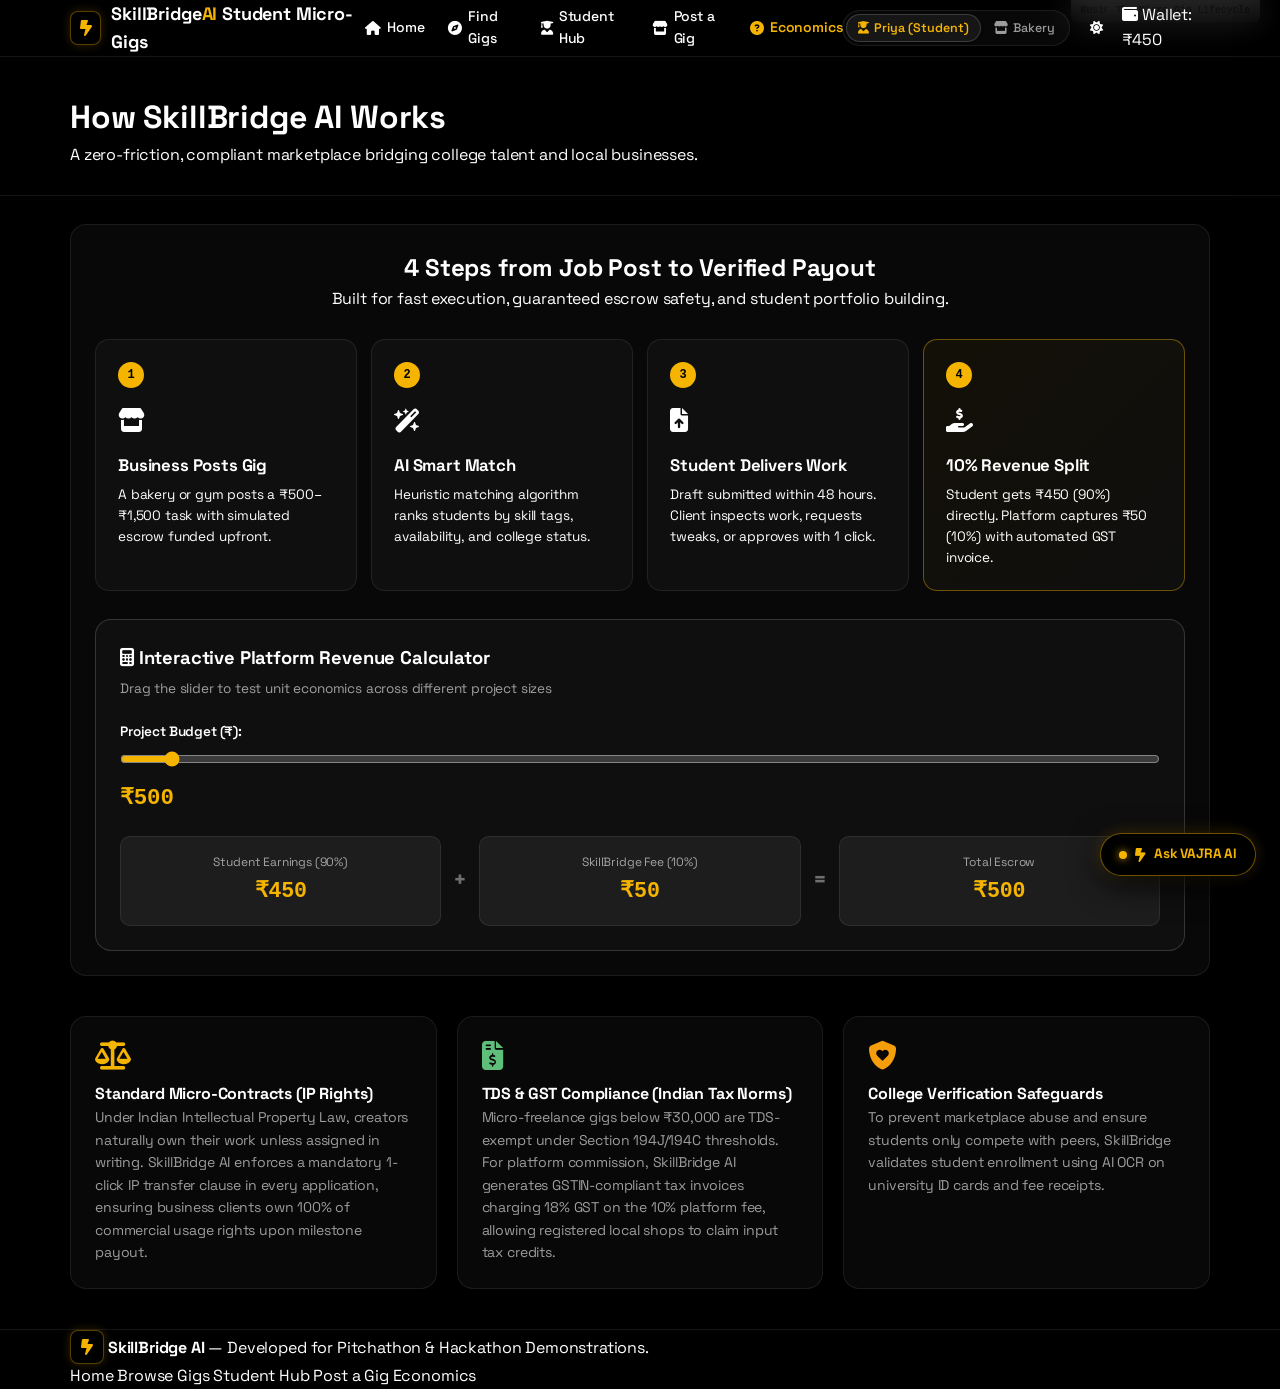
<file: how-it-works.html>
<!DOCTYPE html>
<html lang="en">
<head>
  <meta charset="UTF-8">
  <meta name="viewport" content="width=device-width, initial-scale=1.0">
  <title>How It Works & Economics — SkillBridge AI</title>
  <link rel="preconnect" href="https://fonts.googleapis.com">
  <link rel="preconnect" href="https://fonts.gstatic.com" crossorigin>
  <link href="https://fonts.googleapis.com/css2?family=Plus+Jakarta+Sans:wght@400;500;600;700;800&family=Space+Grotesk:wght@600;700&display=swap" rel="stylesheet">
  <link rel="stylesheet" href="https://cdnjs.cloudflare.com/ajax/libs/font-awesome/6.5.1/css/all.min.css">
  <link rel="stylesheet" href="styles.css">
</head>
<body>

  <!-- Top Announcement Bar -->
  <div class="announcement-bar">
    <div class="container announcement-content">
      <span><i class="fa-solid fa-calculator"></i> <strong>Transparent Unit Economics:</strong> 10% Flat Take-Rate • 90% Direct Student Payout • Instant GST Invoice.</span>
      <div class="demo-reset">
        <span id="backendStatusBadge" class="backend-badge"><i class="fa-solid fa-circle-notch fa-spin"></i> Checking Backend...</span>
        <button id="resetDataBtn" title="Reset sample demo data"><i class="fa-solid fa-rotate-left"></i> Reset</button>
      </div>
    </div>
  </div>

  <!-- Navigation Bar -->
  <nav class="navbar">
    <div class="container nav-container">
      <a href="index.html" class="nav-brand">
        <div class="logo-icon">
          <i class="fa-solid fa-bolt-lightning"></i>
        </div>
        <div class="logo-text">
          <span class="brand-title">SkillBridge<span class="brand-ai">AI</span></span>
          <span class="brand-subtitle">Student Micro-Gigs</span>
        </div>
      </a>

      <!-- Multi-Page Navigation Links -->
      <div class="nav-links">
        <a href="index.html" class="nav-link"><i class="fa-solid fa-house"></i> Home</a>
        <a href="jobs.html" class="nav-link"><i class="fa-solid fa-compass"></i> Find Gigs</a>
        <a href="student-dashboard.html" class="nav-link"><i class="fa-solid fa-user-graduate"></i> Student Hub</a>
        <a href="post-job.html" class="nav-link"><i class="fa-solid fa-store"></i> Post a Gig</a>
        <a href="how-it-works.html" class="nav-link active"><i class="fa-solid fa-circle-question"></i> Economics</a>
      </div>

      <!-- Nav Actions -->
      <div class="nav-actions">
        <div class="persona-switcher-box">
          <div class="persona-toggle-group">
            <button id="studentPersonaBtn" class="persona-btn active" title="Switch to Student View">
              <i class="fa-solid fa-user-graduate"></i> Priya (Student)
            </button>
            <button id="businessPersonaBtn" class="persona-btn" title="Switch to Business View">
              <i class="fa-solid fa-store"></i> Bakery
            </button>
          </div>
        </div>

        <button id="themeToggleBtn" class="theme-toggle-btn" title="Toggle Dark/Light Mode">
          <i class="fa-solid fa-moon"></i>
        </button>

        <a href="student-dashboard.html" class="btn btn-outline-sm" style="text-decoration:none;">
          <i class="fa-solid fa-wallet"></i> <span id="navWalletBalance">Wallet: ₹450</span>
        </a>
      </div>
    </div>
  </nav>

  <!-- Page Header Banner -->
  <div class="page-header-banner">
    <div class="container">
      <span class="badge badge-primary" style="margin-bottom: 8px;">Business Model & Transparency</span>
      <h1>How SkillBridge AI Works</h1>
      <p>A zero-friction, compliant marketplace bridging college talent and local businesses.</p>
    </div>
  </div>

  <main class="container">
    <!-- 4 Steps Visual Flow -->
    <div class="section-card">
      <div class="info-header text-center">
        <span class="badge badge-primary">The Micro-Gig Lifecycle</span>
        <h2>4 Steps from Job Post to Verified Payout</h2>
        <p>Built for fast execution, guaranteed escrow safety, and student portfolio building.</p>
      </div>

      <div class="steps-grid">
        <div class="step-card">
          <div class="step-badge">1</div>
          <div class="step-icon"><i class="fa-solid fa-store"></i></div>
          <h4>Business Posts Gig</h4>
          <p>A bakery or gym posts a ₹500–₹1,500 task with simulated escrow funded upfront.</p>
        </div>

        <div class="step-card">
          <div class="step-badge">2</div>
          <div class="step-icon"><i class="fa-solid fa-wand-magic-sparkles"></i></div>
          <h4>AI Smart Match</h4>
          <p>Heuristic matching algorithm ranks students by skill tags, availability, and college status.</p>
        </div>

        <div class="step-card">
          <div class="step-badge">3</div>
          <div class="step-icon"><i class="fa-solid fa-file-arrow-up"></i></div>
          <h4>Student Delivers Work</h4>
          <p>Draft submitted within 48 hours. Client inspects work, requests tweaks, or approves with 1 click.</p>
        </div>

        <div class="step-card highlight-step">
          <div class="step-badge">4</div>
          <div class="step-icon"><i class="fa-solid fa-hand-holding-dollar"></i></div>
          <h4>10% Revenue Split</h4>
          <p>Student gets ₹450 (90%) directly. Platform captures ₹50 (10%) with automated GST invoice.</p>
        </div>
      </div>

      <!-- Live Revenue Simulator Tool -->
      <div class="simulator-box">
        <div class="sim-header">
          <h4><i class="fa-solid fa-calculator"></i> Interactive Platform Revenue Calculator</h4>
          <span>Drag the slider to test unit economics across different project sizes</span>
        </div>
        <div class="sim-content">
          <div class="sim-input-group">
            <label for="calcProjectBudget">Project Budget (₹):</label>
            <input type="range" id="calcProjectBudget" min="300" max="5000" step="100" value="500">
            <span class="sim-val" id="calcBudgetValue">₹500</span>
          </div>
          <div class="sim-breakdown">
            <div class="sim-split-item student-split">
              <span class="sim-label">Student Earnings (90%)</span>
              <span class="sim-amount" id="calcStudentCut">₹450</span>
            </div>
            <div class="sim-split-divider">+</div>
            <div class="sim-split-item platform-split">
              <span class="sim-label">SkillBridge Fee (10%)</span>
              <span class="sim-amount" id="calcPlatformCut">₹50</span>
            </div>
            <div class="sim-split-divider">=</div>
            <div class="sim-split-item total-split">
              <span class="sim-label">Total Escrow</span>
              <span class="sim-amount" id="calcTotalEscrow">₹500</span>
            </div>
          </div>
        </div>
      </div>
    </div>

    <!-- Regulatory & Legal Architecture Cards -->
    <div style="display: grid; grid-template-columns: repeat(auto-fit, minmax(320px, 1fr)); gap: 20px; margin: 40px 0;">
      <div class="section-card" style="margin-bottom:0;">
        <i class="fa-solid fa-scale-balanced text-primary" style="font-size: 1.8rem; margin-bottom: 12px;"></i>
        <h4>Standard Micro-Contracts (IP Rights)</h4>
        <p class="text-muted" style="font-size: 0.88rem; line-height: 1.6;">
          Under Indian Intellectual Property Law, creators naturally own their work unless assigned in writing. 
          SkillBridge AI enforces a mandatory 1-click IP transfer clause in every application, ensuring business clients own 100% of commercial usage rights upon milestone payout.
        </p>
      </div>

      <div class="section-card" style="margin-bottom:0;">
        <i class="fa-solid fa-file-invoice-dollar text-success" style="font-size: 1.8rem; margin-bottom: 12px;"></i>
        <h4>TDS & GST Compliance (Indian Tax Norms)</h4>
        <p class="text-muted" style="font-size: 0.88rem; line-height: 1.6;">
          Micro-freelance gigs below ₹30,000 are TDS-exempt under Section 194J/194C thresholds. 
          For platform commission, SkillBridge AI generates GSTIN-compliant tax invoices charging 18% GST on the 10% platform fee, allowing registered local shops to claim input tax credits.
        </p>
      </div>

      <div class="section-card" style="margin-bottom:0;">
        <i class="fa-solid fa-shield-heart text-warning" style="font-size: 1.8rem; margin-bottom: 12px;"></i>
        <h4>College Verification Safeguards</h4>
        <p class="text-muted" style="font-size: 0.88rem; line-height: 1.6;">
          To prevent marketplace abuse and ensure students only compete with peers, SkillBridge validates student enrollment using AI OCR on university ID cards and fee receipts.
        </p>
      </div>
    </div>
  </main>

  <!-- Floating VAJRA AI Copilot Widget -->
  <div class="vajra-launcher" id="vajraToggleBtn" title="Open VAJRA AI Assistant">
    <div class="vajra-pulse"></div>
    <div class="vajra-btn-content">
      <i class="fa-solid fa-bolt-lightning"></i>
      <span>Ask VAJRA AI</span>
    </div>
  </div>

  <!-- VAJRA Chat Drawer -->
  <div class="vajra-chat-drawer" id="vajraDrawer">
    <div class="vajra-drawer-header">
      <div class="vajra-header-info">
        <div class="vajra-avatar"><i class="fa-solid fa-bolt"></i></div>
        <div>
          <h4>VAJRA AI Copilot</h4>
          <span class="vajra-status" id="vajraStatusPill">
            <span class="dot online"></span> SLM Active (Economics Guide)
          </span>
        </div>
      </div>
      <button class="vajra-close-btn" id="closeVajraDrawerBtn">&times;</button>
    </div>

    <div class="vajra-messages" id="vajraMessages">
      <div class="vajra-msg vajra-bot">
        <div class="vajra-msg-bubble">
          <strong>Namaste! ⚡</strong><br>
          Curious about our 10% take-rate, escrow mechanics, or legal micro-contracts? Ask me anything!
        </div>
      </div>
    </div>

    <div class="vajra-quick-chips" id="vajraQuickChips">
      <button class="vajra-chip" data-prompt="How should I price a 1-page landing page website?">💰 Fair Pricing</button>
      <button class="vajra-chip" data-prompt="Help me write a winning proposal for the bakery gig">⚡ Proposal Generator</button>
      <button class="vajra-chip" data-prompt="Draft a job post for a 30-sec reel editor">📝 Job Post Template</button>
    </div>

    <form class="vajra-input-form" id="vajraForm">
      <input type="text" id="vajraInput" placeholder="Ask VAJRA about economics, escrow, legal..." autocomplete="off">
      <button type="submit" id="vajraSendBtn"><i class="fa-solid fa-paper-plane"></i></button>
    </form>
  </div>

  <!-- Toast Notification Container -->
  <div id="toastContainer" class="toast-container"></div>

  <!-- Footer -->
  <footer class="app-footer">
    <div class="container footer-content">
      <div class="footer-left">
        <div class="logo-icon small"><i class="fa-solid fa-bolt-lightning"></i></div>
        <span><strong>SkillBridge AI</strong> — Developed for Pitchathon & Hackathon Demonstrations.</span>
      </div>
      <div class="footer-links">
        <a href="index.html">Home</a>
        <a href="jobs.html">Browse Gigs</a>
        <a href="student-dashboard.html">Student Hub</a>
        <a href="post-job.html">Post a Gig</a>
        <a href="how-it-works.html">Economics</a>
      </div>
    </div>
  </footer>

  <script src="app.js"></script>
</body>
</html>
</file>
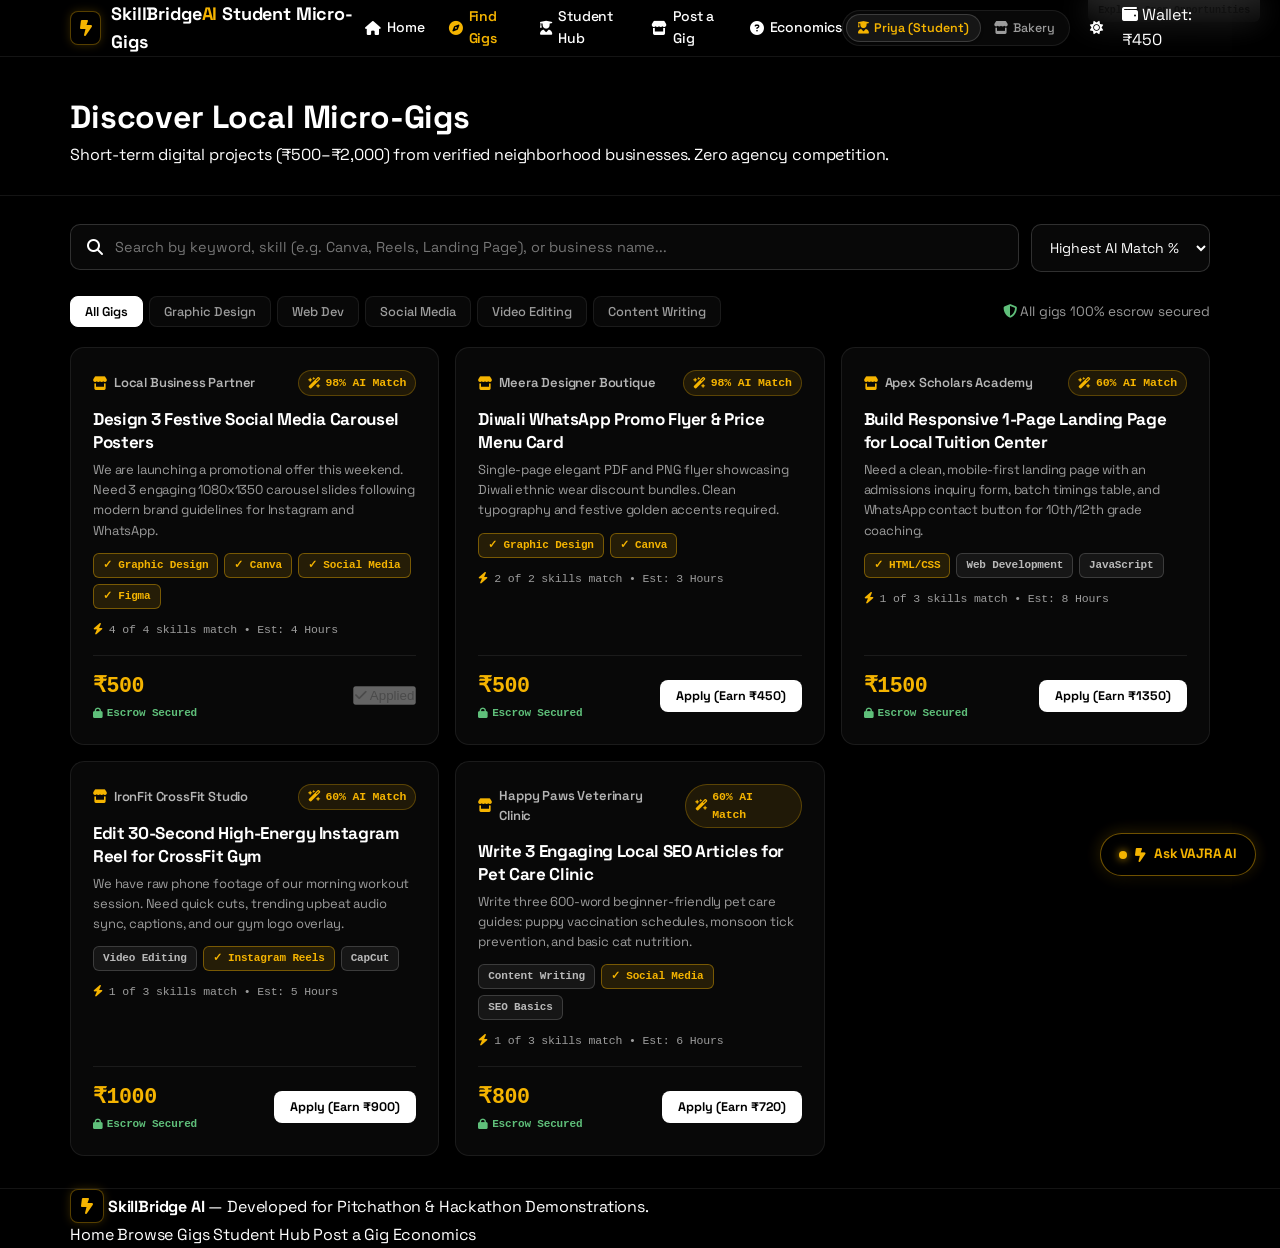
<file: jobs.html>
<!DOCTYPE html>
<html lang="en">
<head>
  <meta charset="UTF-8">
  <meta name="viewport" content="width=device-width, initial-scale=1.0">
  <title>Find Micro-Gigs — SkillBridge AI</title>
  <link rel="preconnect" href="https://fonts.googleapis.com">
  <link rel="preconnect" href="https://fonts.gstatic.com" crossorigin>
  <link href="https://fonts.googleapis.com/css2?family=Plus+Jakarta+Sans:wght@400;500;600;700;800&family=Space+Grotesk:wght@600;700&display=swap" rel="stylesheet">
  <link rel="stylesheet" href="https://cdnjs.cloudflare.com/ajax/libs/font-awesome/6.5.1/css/all.min.css">
  <link rel="stylesheet" href="styles.css">
</head>
<body>

  <!-- Top Announcement Bar -->
  <div class="announcement-bar">
    <div class="container announcement-content">
      <span><i class="fa-solid fa-sparkles"></i> <strong>Smart Matching:</strong> Ranked dynamically for Priya Sharma (Graphic Design, Canva, HTML/CSS).</span>
      <div class="demo-reset">
        <span id="backendStatusBadge" class="backend-badge"><i class="fa-solid fa-circle-notch fa-spin"></i> Checking Backend...</span>
        <button id="resetDataBtn" title="Reset sample demo data"><i class="fa-solid fa-rotate-left"></i> Reset</button>
      </div>
    </div>
  </div>

  <!-- Navigation Bar -->
  <nav class="navbar">
    <div class="container nav-container">
      <a href="index.html" class="nav-brand">
        <div class="logo-icon">
          <i class="fa-solid fa-bolt-lightning"></i>
        </div>
        <div class="logo-text">
          <span class="brand-title">SkillBridge<span class="brand-ai">AI</span></span>
          <span class="brand-subtitle">Student Micro-Gigs</span>
        </div>
      </a>

      <!-- Multi-Page Navigation Links -->
      <div class="nav-links">
        <a href="index.html" class="nav-link"><i class="fa-solid fa-house"></i> Home</a>
        <a href="jobs.html" class="nav-link active"><i class="fa-solid fa-compass"></i> Find Gigs</a>
        <a href="student-dashboard.html" class="nav-link"><i class="fa-solid fa-user-graduate"></i> Student Hub</a>
        <a href="post-job.html" class="nav-link"><i class="fa-solid fa-store"></i> Post a Gig</a>
        <a href="how-it-works.html" class="nav-link"><i class="fa-solid fa-circle-question"></i> Economics</a>
      </div>

      <!-- Nav Actions -->
      <div class="nav-actions">
        <div class="persona-switcher-box">
          <div class="persona-toggle-group">
            <button id="studentPersonaBtn" class="persona-btn active" title="Switch to Student View">
              <i class="fa-solid fa-user-graduate"></i> Priya (Student)
            </button>
            <button id="businessPersonaBtn" class="persona-btn" title="Switch to Business View">
              <i class="fa-solid fa-store"></i> Bakery
            </button>
          </div>
        </div>

        <!-- Dark Mode Toggle Button -->
        <button id="themeToggleBtn" class="theme-toggle-btn" title="Toggle Dark/Light Mode">
          <i class="fa-solid fa-moon"></i>
        </button>

        <a href="student-dashboard.html" class="btn btn-primary-sm" style="text-decoration:none;">
          <i class="fa-solid fa-wallet"></i> <span id="navWalletBalance">Wallet: ₹450</span>
        </a>
      </div>
    </div>
  </nav>

  <!-- Page Header Banner -->
  <div class="page-header-banner">
    <div class="container">
      <span class="badge badge-primary" style="margin-bottom: 8px;">Explore Open Opportunities</span>
      <h1>Discover Local Micro-Gigs</h1>
      <p>Short-term digital projects (₹500–₹2,000) from verified neighborhood businesses. Zero agency competition.</p>
    </div>
  </div>

  <!-- Search & Feed Content -->
  <main class="container">
    <!-- Live Search & Filter Bar -->
    <div class="search-bar-box">
      <div class="search-input-wrapper">
        <i class="fa-solid fa-magnifying-glass"></i>
        <input type="text" id="jobsSearchInput" placeholder="Search by keyword, skill (e.g. Canva, Reels, Landing Page), or business name...">
      </div>
      <div class="sort-selector">
        <select id="sortProjectsSelect" class="custom-select" style="height: 100%; min-height: 48px;">
          <option value="match-desc">Highest AI Match %</option>
          <option value="budget-desc">Highest Budget (₹)</option>
        </select>
      </div>
    </div>

    <!-- Category Tabs -->
    <div class="feed-header">
      <div class="category-tabs" id="categoryFilterTabs">
        <button class="cat-tab active" data-category="all">All Gigs</button>
        <button class="cat-tab" data-category="Graphic Design">Graphic Design</button>
        <button class="cat-tab" data-category="Web Development">Web Dev</button>
        <button class="cat-tab" data-category="Social Media">Social Media</button>
        <button class="cat-tab" data-category="Video Editing">Video Editing</button>
        <button class="cat-tab" data-category="Content Writing">Content Writing</button>
      </div>
      <span class="text-muted" style="font-size: 0.85rem;"><i class="fa-solid fa-shield-halved text-success"></i> All gigs 100% escrow secured</span>
    </div>

    <!-- Projects Grid -->
    <div class="projects-grid" id="projectsContainer">
      <!-- Dynamically filled by app.js -->
    </div>
  </main>

  <!-- Modals -->
  <!-- 1. Apply Modal -->
  <div class="modal-overlay" id="applyModal">
    <div class="modal-box">
      <div class="modal-header">
        <div>
          <h3 id="modalProjectTitle">Apply for Project</h3>
          <span class="badge badge-primary" id="modalProjectClient">Client</span>
        </div>
        <button class="modal-close-btn" id="closeApplyModalBtn">&times;</button>
      </div>
      <div class="modal-body">
        <div class="modal-project-summary">
          <div class="summary-item">
            <span>Budget:</span>
            <strong id="modalProjectBudget">₹500</strong>
          </div>
          <div class="summary-item">
            <span>Student Take-Home (90%):</span>
            <strong class="text-success" id="modalStudentTakeHome">₹450</strong>
          </div>
          <div class="summary-item">
            <span>Escrow Status:</span>
            <span class="badge badge-success"><i class="fa-solid fa-lock"></i> 100% Escrow Funded</span>
          </div>
        </div>

        <form id="applyProjectForm">
          <div class="form-group">
            <label for="applyCoverLetter">Quick Pitch / Strategy for this Task:</label>
            <textarea id="applyCoverLetter" rows="3" class="form-control" required placeholder="Hi! I have made several Instagram carousel posters for college events using Canva and Figma. I can deliver 3 variations within 24 hours."></textarea>
          </div>
          <div class="form-group">
            <label for="applyPortfolioLink">Portfolio / Sample Work Link (Drive/Behance/GitHub):</label>
            <input type="url" id="applyPortfolioLink" class="form-control" placeholder="https://behance.net/priyasharma" value="https://behance.net/priyasharma-design">
          </div>

          <div class="legal-box">
            <label class="checkbox-container">
              <input type="checkbox" id="legalCheckbox" checked required>
              <span class="checkmark"></span>
              <span class="legal-text">
                <strong>Standard SkillBridge Micro-Contract:</strong> All commercial IP & copyright rights transfer entirely to the business client upon milestone approval and payment release.
              </span>
            </label>
          </div>

          <div class="modal-footer">
            <button type="button" class="btn btn-outline" id="cancelApplyBtn">Cancel</button>
            <button type="submit" class="btn btn-primary"><i class="fa-solid fa-paper-plane"></i> Submit Application</button>
          </div>
        </form>
      </div>
    </div>
  </div>

  <!-- Floating VAJRA AI Copilot Widget -->
  <div class="vajra-launcher" id="vajraToggleBtn" title="Open VAJRA AI Assistant">
    <div class="vajra-pulse"></div>
    <div class="vajra-btn-content">
      <i class="fa-solid fa-bolt-lightning"></i>
      <span>Ask VAJRA AI</span>
    </div>
  </div>

  <!-- VAJRA Chat Drawer -->
  <div class="vajra-chat-drawer" id="vajraDrawer">
    <div class="vajra-drawer-header">
      <div class="vajra-header-info">
        <div class="vajra-avatar">
          <i class="fa-solid fa-bolt"></i>
        </div>
        <div>
          <h4>VAJRA AI Copilot</h4>
          <span class="vajra-status" id="vajraStatusPill">
            <span class="dot online"></span> SLM Active (Pitch & Scope Assistant)
          </span>
        </div>
      </div>
      <button class="vajra-close-btn" id="closeVajraDrawerBtn">&times;</button>
    </div>

    <div class="vajra-messages" id="vajraMessages">
      <div class="vajra-msg vajra-bot">
        <div class="vajra-msg-bubble">
          <strong>Namaste! I am VAJRA ⚡</strong><br>
          Looking at open gigs? Tell me which project you like and I will write a customized pitch proposal for you!
        </div>
      </div>
    </div>

    <div class="vajra-quick-chips" id="vajraQuickChips">
      <button class="vajra-chip" data-prompt="Help me write a winning proposal for the bakery gig">⚡ Write Bakery Proposal</button>
      <button class="vajra-chip" data-prompt="How should I price a 1-page landing page website?">💰 Price a 1-Page Website</button>
      <button class="vajra-chip" data-prompt="What skills should I learn to earn more?">🚀 High-Paying Skills</button>
      <button class="vajra-chip" data-prompt="Draft a job post for a 30-sec reel editor">📝 Draft Job Post</button>
    </div>

    <form class="vajra-input-form" id="vajraForm">
      <input type="text" id="vajraInput" placeholder="Ask VAJRA anything (e.g. 'Write a proposal...')" autocomplete="off">
      <button type="submit" id="vajraSendBtn"><i class="fa-solid fa-paper-plane"></i></button>
    </form>
  </div>

  <!-- Toast Notification Container -->
  <div id="toastContainer" class="toast-container"></div>

  <!-- Footer -->
  <footer class="app-footer">
    <div class="container footer-content">
      <div class="footer-left">
        <div class="logo-icon small">
          <i class="fa-solid fa-bolt-lightning"></i>
        </div>
        <span><strong>SkillBridge AI</strong> — Developed for Pitchathon & Hackathon Demonstrations.</span>
      </div>
      <div class="footer-links">
        <a href="index.html">Home</a>
        <a href="jobs.html">Browse Gigs</a>
        <a href="student-dashboard.html">Student Hub</a>
        <a href="post-job.html">Post a Gig</a>
        <a href="how-it-works.html">Economics</a>
      </div>
    </div>
  </footer>

  <script src="app.js"></script>
</body>
</html>
</file>
<file: styles.css>
/* ==========================================================
   SkillBridge Design System (Full Fidelity)
   Autonomous Campus-to-Business Micro-Freelancing & Escrow
   Fonts: Space Grotesk (Primary) + JetBrains Mono (Technical)
   Theme: Pitch Black #000, Spark Amber #f5b400, Glassmorphic Surfaces
   ========================================================== */

:root, [data-theme="dark"] {
  --page-bg: #000000;
  --spark: #f5b400;
  --ok: #5fbf7a;
  --warn: #f59e0b;
  --danger: #f43f5e;
  --info: #38bdf8;
  --purple: #a855f7;

  --s1-bg: #000000;
  --s1-text: #ffffff;
  --s1-text-rgb: 255,255,255;
  --s1-text-70: rgba(255,255,255,.7);
  --s1-text-60: rgba(255,255,255,.6);
  --s1-text-40: rgba(255,255,255,.4);
  --s1-border: rgba(255,255,255,.08);
  --s1-border-strong: rgba(255,255,255,.16);
  --s1-card: rgba(255,255,255,.03);
  --s1-card-strong: rgba(255,255,255,.06);
  --s1-hover: rgba(255,255,255,.1);

  --s2-bg: rgba(255,255,255,.95);
  --s2-text: #000000;
  --s2-text-rgb: 0,0,0;
  --s2-text-70: rgba(0,0,0,.7);
  --s2-text-60: rgba(0,0,0,.6);
  --s2-text-40: rgba(0,0,0,.4);
  --s2-border: rgba(0,0,0,.08);
  --s2-border-strong: rgba(0,0,0,.16);
  --s2-card: rgba(0,0,0,.03);
  --s2-card-strong: rgba(0,0,0,.06);

  --code-bg: #0b0f17;
  --code-text: #f1f5f9;
  --code-border: rgba(255,255,255,0.09);
  --code-head-bg: rgba(255,255,255,0.04);
  --code-head-text: rgba(255,255,255,0.7);

  /* Component Aliases */
  --bg-body: var(--page-bg);
  --bg-card: var(--s1-card);
  --bg-card-strong: var(--s1-card-strong);
  --bg-subtle: #080c14;
  --border-color: var(--s1-border);
  --border-strong: var(--s1-border-strong);
  --text-main: var(--s1-text);
  --text-muted: var(--s1-text-60);
  --text-dim: var(--s1-text-40);
  --dark: #ffffff;
  --primary: var(--spark);
  --primary-hover: #e5a700;
  --primary-light: rgba(245, 180, 0, 0.12);
  --primary-glow: rgba(245, 180, 0, 0.22);
  --success: var(--ok);
  --success-light: rgba(95, 191, 122, 0.12);
  --warning: var(--warn);
  --warning-light: rgba(245, 158, 11, 0.12);
  --danger-color: var(--danger);

  --radius-sm: 8px;
  --radius-md: 12px;
  --radius-lg: 16px;
  --radius-xl: 20px;
  --radius-full: 9999px;

  --shadow-sm: 0 1px 3px rgba(0, 0, 0, 0.5);
  --shadow-md: 0 4px 16px rgba(0, 0, 0, 0.6);
  --shadow-lg: 0 16px 36px rgba(0, 0, 0, 0.8);
}

[data-theme="light"] {
  --page-bg: #ffffff;
  --spark: #d97706;
  --ok: #16a34a;
  --warn: #d97706;
  --danger: #dc2626;
  --info: #0284c7;
  --purple: #9333ea;

  --s1-bg: rgba(255,255,255,.95);
  --s1-text: #000000;
  --s1-text-rgb: 0,0,0;
  --s1-text-70: rgba(0,0,0,.7);
  --s1-text-60: rgba(0,0,0,.6);
  --s1-text-40: rgba(0,0,0,.4);
  --s1-border: rgba(0,0,0,.08);
  --s1-border-strong: rgba(0,0,0,.14);
  --s1-card: rgba(0,0,0,.03);
  --s1-card-strong: rgba(0,0,0,.05);
  --s1-hover: rgba(0,0,0,.06);

  --s2-bg: #000000;
  --s2-text: #ffffff;
  --s2-text-rgb: 255,255,255;
  --s2-text-70: rgba(255,255,255,.7);
  --s2-text-60: rgba(255,255,255,.6);
  --s2-text-40: rgba(255,255,255,.4);
  --s2-border: rgba(255,255,255,.08);
  --s2-border-strong: rgba(255,255,255,.14);
  --s2-card: rgba(255,255,255,.03);
  --s2-card-strong: rgba(255,255,255,.05);

  --code-bg: #ffffff;
  --code-text: #0f172a;
  --code-border: rgba(15,23,42,0.12);
  --code-head-bg: rgba(15,23,42,0.04);
  --code-head-text: rgba(15,23,42,0.7);

  --bg-body: #ffffff;
  --bg-card: #f8fafc;
  --bg-card-hover: #f1f5f9;
  --bg-subtle: #f1f5f9;
  --border-color: rgba(0,0,0,.08);
  --border-strong: rgba(0,0,0,.16);
  --text-main: #000000;
  --text-muted: rgba(0,0,0,.6);
  --text-dim: rgba(0,0,0,.4);
  --dark: #000000;
  --primary: var(--spark);
  --primary-hover: #b45309;
  --primary-light: rgba(217, 119, 6, 0.1);
  --primary-glow: rgba(217, 119, 6, 0.2);
  --success: var(--ok);
  --success-light: rgba(22, 163, 74, 0.1);
  --warning: var(--warn);
  --warning-light: rgba(217, 119, 6, 0.1);
  --danger-color: var(--danger);

  --shadow-sm: 0 1px 3px rgba(0, 0, 0, 0.08);
  --shadow-md: 0 4px 14px rgba(0, 0, 0, 0.08);
  --shadow-lg: 0 14px 28px rgba(0, 0, 0, 0.1);
}

/* ================= RESET & GLOBAL ================= */
* {
  box-sizing: border-box;
  margin: 0;
  padding: 0;
}

html {
  scroll-behavior: smooth;
  overflow-x: clip;
}

body {
  background: var(--page-bg);
  font-family: 'Space Grotesk', -apple-system, BlinkMacSystemFont, sans-serif;
  -webkit-font-smoothing: antialiased;
  letter-spacing: -0.01em;
  transition: background 0.2s ease;
  overflow-x: clip;
  width: 100%;
  max-width: 100%;
  color: var(--s1-text);
  line-height: 1.55;
}

a {
  color: inherit;
  text-decoration: none;
}

.mono {
  font-family: 'JetBrains Mono', monospace;
}

/* ================= HEADER (S1) ================= */
header.top, .navbar {
  position: sticky;
  top: 0;
  left: 0;
  right: 0;
  width: 100%;
  z-index: 1000;
  background: rgba(0, 0, 0, 0.85);
  backdrop-filter: blur(16px);
  -webkit-backdrop-filter: blur(16px);
  border-bottom: 1px solid var(--s1-border);
  transition: background 0.2s ease, border-color 0.2s ease, box-shadow 0.2s ease;
}

[data-theme="light"] header.top,
[data-theme="light"] .navbar {
  background: rgba(255, 255, 255, 0.88);
}

header.top.is-scrolled,
.navbar.is-scrolled {
  background: rgba(0, 0, 0, 0.94);
  border-bottom-color: var(--s1-border-strong);
  box-shadow: 0 4px 20px rgba(0, 0, 0, 0.45);
}

[data-theme="light"] header.top.is-scrolled,
[data-theme="light"] .navbar.is-scrolled {
  background: rgba(255, 255, 255, 0.96);
  box-shadow: 0 4px 20px rgba(0, 0, 0, 0.08);
}

.nav-inner, .nav-container {
  max-width: 1400px;
  margin: 0 auto;
  padding: 0 24px;
  height: 56px;
  display: flex;
  align-items: center;
  justify-content: space-between;
}

.nav-left {
  display: flex;
  align-items: center;
  gap: 24px;
}

.brand, .nav-brand {
  font-size: 18px;
  font-weight: 700;
  color: var(--s1-text);
  display: inline-flex;
  align-items: center;
  gap: 10px;
  text-decoration: none;
}

.brand-logo {
  height: 36px;
  width: auto;
  max-width: 48px;
  max-height: 38px;
  object-fit: contain;
  display: inline-block;
  vertical-align: middle;
  border-radius: 8px;
  filter: drop-shadow(0 0 6px rgba(245, 180, 0, 0.45));
  transition: transform 0.2s ease, filter 0.2s ease;
}

.logo-icon {
  height: 34px;
  width: 34px;
  object-fit: contain;
  display: inline-flex;
  align-items: center;
  justify-content: center;
  border-radius: 8px;
  background: #000000;
  border: 1px solid rgba(245, 180, 0, 0.35);
  color: var(--spark);
  font-size: 1rem;
  box-shadow: 0 0 10px rgba(245, 180, 0, 0.2);
  transition: transform 0.2s ease, filter 0.2s ease, box-shadow 0.2s ease;
}

.brand:hover .brand-logo {
  transform: scale(1.08);
  filter: drop-shadow(0 0 12px rgba(245, 180, 0, 0.8));
}

[data-theme="light"] .brand-logo {
  filter: drop-shadow(0 1px 3px rgba(0, 0, 0, 0.25));
}

.brand:hover .logo-icon, .nav-brand:hover .logo-icon {
  transform: scale(1.06);
  box-shadow: 0 0 16px rgba(245, 180, 0, 0.4);
}

.brand .spark, .brand-title .brand-ai {
  color: var(--spark);
}

.slash {
  color: var(--s1-text-40);
  font-weight: 300;
}

.nav-links {
  display: flex;
  align-items: center;
  gap: 24px;
}

.nav-links a, .nav-link {
  font-size: 14px;
  font-weight: 500;
  color: var(--s1-text);
  transition: color 0.15s;
  text-decoration: none;
  display: inline-flex;
  align-items: center;
  gap: 6px;
}

.nav-links a:hover, .nav-link:hover {
  color: var(--spark);
}

.nav-links a.active, .nav-link.active {
  color: var(--spark);
  font-weight: 600;
}

.nav-right, .nav-actions {
  display: flex;
  align-items: center;
  gap: 12px;
}

.icon-btn, .theme-toggle-btn {
  width: 36px;
  height: 36px;
  border-radius: 8px;
  display: flex;
  align-items: center;
  justify-content: center;
  color: var(--s1-text);
  transition: background 0.15s;
  cursor: pointer;
  border: none;
  background: none;
}

.icon-btn:hover, .theme-toggle-btn:hover {
  background: var(--s1-hover);
  color: var(--spark);
}

.icon-btn svg {
  display: block;
}

.icon-btn .sun {
  display: none;
}

[data-theme="light"] .icon-btn .moon {
  display: none;
}

[data-theme="light"] .icon-btn .sun {
  display: block;
}

.btn-get {
  background: var(--s1-text);
  color: var(--s1-bg);
  font-size: 13px;
  font-weight: 600;
  padding: 8px 16px;
  border-radius: 8px;
  transition: opacity 0.15s;
  text-decoration: none;
  display: inline-flex;
  align-items: center;
  gap: 6px;
}

.btn-get:hover {
  opacity: 0.85;
}

/* Persona Switcher Pill */
.persona-switcher-box {
  display: inline-flex;
  align-items: center;
  background: var(--s1-card);
  padding: 3px;
  border-radius: var(--radius-full);
  border: 1px solid var(--s1-border);
}

.persona-toggle-group {
  display: inline-flex;
  align-items: center;
  gap: 2px;
}

.persona-btn {
  background: transparent;
  border: none;
  font-family: 'Space Grotesk', sans-serif;
  font-size: 0.78rem;
  font-weight: 500;
  color: var(--s1-text-60);
  padding: 4px 11px;
  border-radius: var(--radius-full);
  cursor: pointer;
  transition: var(--transition-fast);
  display: inline-flex;
  align-items: center;
  gap: 5px;
  white-space: nowrap;
  height: 28px;
}

.persona-btn:hover {
  color: var(--s1-text);
}

.persona-btn.active {
  background: var(--s1-card-strong);
  color: var(--spark);
  border: 1px solid var(--s1-border-strong);
  font-weight: 600;
  box-shadow: 0 1px 3px rgba(0, 0, 0, 0.4);
}

/* Far-Right Profile Menu Button & Dropdown */
.profile-menu-container {
  position: relative;
  display: inline-flex;
  align-items: center;
  flex-shrink: 0;
}

.nav-profile-btn {
  background: transparent;
  border: 1px solid var(--s1-border-strong);
  width: 34px;
  height: 34px;
  border-radius: 50%;
  padding: 0;
  cursor: pointer;
  display: inline-flex;
  align-items: center;
  justify-content: center;
  position: relative;
  transition: var(--transition-fast);
  outline: none;
}

.nav-profile-btn:hover {
  border-color: var(--spark);
  box-shadow: 0 0 0 3px rgba(245, 180, 0, 0.2);
}

.nav-profile-avatar {
  width: 100%;
  height: 100%;
  border-radius: 50%;
  object-fit: cover;
  display: block;
}

.nav-profile-dot {
  position: absolute;
  bottom: -1px;
  right: -1px;
  width: 9px;
  height: 9px;
  border-radius: 50%;
  background-color: var(--ok);
  border: 2px solid var(--s1-bg);
}

.profile-dropdown-card {
  position: absolute;
  top: calc(100% + 10px);
  right: 0;
  width: 280px;
  background: #090d13;
  border: 1px solid var(--s1-border-strong);
  border-radius: 14px;
  box-shadow: 0 16px 36px rgba(0, 0, 0, 0.85);
  z-index: 1000;
  display: none;
  flex-direction: column;
  overflow: hidden;
  animation: dropdownPop 0.16s cubic-bezier(0.16, 1, 0.3, 1);
}

[data-theme="light"] .profile-dropdown-card {
  background: #ffffff;
  border-color: rgba(0, 0, 0, 0.14);
  box-shadow: 0 16px 36px rgba(0, 0, 0, 0.12);
}

.profile-dropdown-card.show {
  display: flex;
}

@keyframes dropdownPop {
  from { opacity: 0; transform: translateY(-6px) scale(0.97); }
  to { opacity: 1; transform: translateY(0) scale(1); }
}

.dropdown-header {
  display: flex;
  align-items: center;
  gap: 12px;
  padding: 14px 16px;
  background: var(--s1-card);
  border-bottom: 1px solid var(--s1-border);
}

.dropdown-avatar {
  width: 42px;
  height: 42px;
  border-radius: 50%;
  object-fit: cover;
  border: 1px solid var(--s1-border-strong);
  flex-shrink: 0;
}

.dropdown-user-meta {
  display: flex;
  flex-direction: column;
  min-width: 0;
}

.dropdown-user-meta strong {
  font-size: 0.9rem;
  color: var(--s1-text);
  white-space: nowrap;
  overflow: hidden;
  text-overflow: ellipsis;
}

.dropdown-subtext {
  font-size: 0.74rem;
  color: var(--s1-text-60);
}

.dropdown-stat-row {
  display: grid;
  grid-template-columns: 1fr 1fr;
  gap: 8px;
  padding: 10px 16px;
  background: var(--s1-card);
  border-bottom: 1px solid var(--s1-border);
}

.stat-cell {
  display: flex;
  flex-direction: column;
  gap: 2px;
}

.stat-cell .stat-label {
  font-size: 0.7rem;
  color: var(--s1-text-60);
  text-transform: uppercase;
  letter-spacing: 0.4px;
  font-weight: 600;
}

.stat-cell .stat-val {
  font-size: 1.05rem;
  font-weight: 700;
  font-family: 'JetBrains Mono', monospace;
  color: var(--spark);
}

.dropdown-links-list {
  display: flex;
  flex-direction: column;
  padding: 6px;
}

.dropdown-item, .dropdown-item-btn {
  display: flex;
  align-items: center;
  gap: 10px;
  padding: 8px 12px;
  font-size: 0.84rem;
  font-weight: 500;
  color: var(--s1-text);
  text-decoration: none;
  border-radius: var(--radius-sm);
  background: transparent;
  border: none;
  width: 100%;
  text-align: left;
  cursor: pointer;
  font-family: 'Space Grotesk', sans-serif;
  transition: var(--transition-fast);
}

.dropdown-item:hover, .dropdown-item-btn:hover {
  background: var(--s1-hover);
  color: var(--spark);
}

.dropdown-item i, .dropdown-item-btn i {
  width: 16px;
  color: var(--spark);
  font-size: 0.88rem;
  text-align: center;
}

/* Mobile Nav Drawer */
.mobile-menu-btn {
  display: none;
  width: 36px;
  height: 36px;
  border-radius: 8px;
  align-items: center;
  justify-content: center;
  color: var(--s1-text);
  background: none;
  border: none;
  cursor: pointer;
  transition: background 0.15s;
}

.mobile-menu-btn:hover {
  background: var(--s1-hover);
}

.mobile-nav-drawer {
  display: none;
  position: fixed;
  top: 56px;
  left: 0;
  right: 0;
  background: var(--s1-bg);
  border-bottom: 1px solid var(--s1-border);
  padding: 16px 24px 20px;
  z-index: 49;
  flex-direction: column;
  gap: 14px;
  box-shadow: 0 12px 28px rgba(0, 0, 0, 0.35);
  max-height: calc(100vh - 56px);
  overflow-y: auto;
  -webkit-overflow-scrolling: touch;
}

.mobile-nav-drawer.open {
  display: flex;
}

.mobile-nav-drawer a {
  font-size: 15px;
  font-weight: 500;
  color: var(--s1-text);
  padding: 8px 0;
  border-bottom: 1px solid var(--s1-border);
  transition: color 0.15s;
  display: flex;
  align-items: center;
  justify-content: space-between;
}

.mobile-nav-drawer a:hover {
  color: var(--spark);
}

/* Top Announcement Bar */
.announcement-bar {
  background: var(--s1-bg);
  border-bottom: 1px solid var(--s1-border);
  color: var(--s1-text-70);
  font-size: 12.5px;
  padding: 8px 0;
}

.announcement-content {
  display: flex;
  justify-content: space-between;
  align-items: center;
  flex-wrap: wrap;
  gap: 12px;
}

.announcement-content strong {
  color: var(--spark);
  font-weight: 600;
}

.demo-reset {
  display: flex;
  align-items: center;
  gap: 10px;
}

.backend-badge {
  font-family: 'JetBrains Mono', monospace;
  font-size: 11px;
  font-weight: 500;
  color: var(--spark);
  padding: 3px 9px;
  border-radius: 6px;
  background: #000000;
  border: 1px solid rgba(245, 180, 0, 0.28);
  display: inline-flex;
  align-items: center;
  gap: 6px;
  box-shadow: 0 1px 3px rgba(0, 0, 0, 0.4);
}

.backend-badge::before {
  content: '';
  width: 5px;
  height: 5px;
  border-radius: 50%;
  background: var(--spark);
  opacity: 0.85;
  display: inline-block;
  flex-shrink: 0;
}

.backend-badge.connected {
  color: var(--ok);
  border-color: rgba(95, 191, 122, 0.35);
}

.backend-badge.connected::before {
  background: var(--ok);
}

.backend-badge.offline {
  color: var(--warn);
  border-color: rgba(245, 158, 11, 0.35);
}

.backend-badge.offline::before {
  background: var(--warn);
}

.demo-reset button {
  background: var(--s1-card);
  border: 1px solid var(--s1-border-strong);
  color: var(--s1-text-70);
  font-family: 'Space Grotesk', sans-serif;
  font-size: 11.5px;
  font-weight: 500;
  padding: 3px 10px;
  border-radius: 6px;
  cursor: pointer;
  transition: all 0.15s;
}

.demo-reset button:hover {
  background: var(--s1-hover);
  color: var(--s1-text);
}

/* ================= SHELL & HERO PANEL (S2) ================= */
.shell {
  padding-top: 6px;
  max-width: 1400px;
  margin: 0 auto;
  width: 100%;
}

section.hero {
  min-height: calc(100vh - 90px);
  display: flex;
  flex-direction: column;
  justify-content: center;
  padding: 48px 0;
  background: var(--s2-bg);
  margin: 4px 16px 16px;
  border-radius: 20px;
  color: var(--s2-text);
  transition: background 0.2s ease, color 0.2s ease;
}

.hero-inner {
  max-width: 1100px;
  margin: 0 auto;
  text-align: center;
  padding: 0 20px;
}

.eyebrow {
  font-size: 13px;
  color: var(--s2-text-60);
  margin-bottom: 20px;
  font-family: 'JetBrains Mono', monospace;
}

h1.hero-h {
  font-size: clamp(38px, 6.4vw, 64px);
  font-weight: 600;
  line-height: 1.05;
  letter-spacing: -0.03em;
}

h1.hero-h .accent {
  background: linear-gradient(90deg, var(--s2-text), rgba(var(--s2-text-rgb), 0.55));
  -webkit-background-clip: text;
  background-clip: text;
  color: transparent;
}

.hero-sub {
  margin: 18px auto 0;
  max-width: 640px;
  color: var(--s2-text-60);
  font-size: 17px;
  line-height: 1.6;
}

.hero-cta {
  margin-top: 28px;
  display: flex;
  justify-content: center;
  gap: 12px;
  flex-wrap: wrap;
}

.cta-outer {
  border: 1px solid var(--s2-border-strong);
  border-radius: 14px;
  padding: 4px;
  display: inline-block;
  transition: border-color 0.2s;
}

.cta-outer:hover {
  border-color: rgba(var(--s2-text-rgb), 0.5);
}

.cta-btn {
  display: inline-flex;
  align-items: center;
  gap: 8px;
  background: var(--s2-text);
  color: var(--s2-bg);
  font-size: 14px;
  font-weight: 600;
  padding: 12px 22px;
  border-radius: 10px;
  text-decoration: none;
}

/* Pipeline Panel (In Hero) */
.pipeline-outer {
  max-width: 900px;
  margin: 52px auto 0;
  padding: 28px 32px 32px;
  border-radius: 16px;
  background: var(--s2-card);
  border: 1px solid var(--s2-border);
  position: relative;
}

.pipeline-title {
  font-size: 18px;
  font-weight: 500;
  color: rgba(var(--s2-text-rgb), 0.85);
  margin-bottom: 28px;
}

.pipeline-flex {
  display: flex;
  justify-content: center;
  align-items: flex-start;
  gap: 64px;
  flex-wrap: wrap;
}

.selector-card {
  width: 280px;
  padding: 20px;
  border-radius: 12px;
  text-align: left;
  background: var(--s2-card);
  border: 1px solid var(--s2-border);
}

.selector-head {
  display: flex;
  justify-content: space-between;
  align-items: center;
  margin-bottom: 12px;
}

.selector-head h4 {
  font-size: 14px;
  font-weight: 500;
}

.selector-tag {
  font-size: 10px;
  padding: 2px 8px;
  border-radius: 6px;
  background: var(--s2-card-strong);
  color: var(--s2-text-60);
  font-family: 'JetBrains Mono', monospace;
}

.sel-row {
  display: flex;
  align-items: center;
  gap: 8px;
  padding: 8px;
  border-radius: 8px;
  cursor: pointer;
  transition: background 0.15s;
}

.sel-row.active {
  background: var(--s2-card-strong);
}

.sel-dot {
  width: 5px;
  height: 5px;
  border-radius: 50%;
  background: rgba(var(--s2-text-rgb), 0.2);
  flex-shrink: 0;
}

.sel-dot.on {
  background: var(--spark);
}

.sel-row span {
  font-size: 12px;
  color: var(--s2-text-70);
}

.sel-detail {
  margin-top: 8px;
  padding-top: 10px;
  border-top: 1px solid var(--s2-border);
  display: flex;
  align-items: center;
  gap: 8px;
}

.sel-detail-dot {
  width: 8px;
  height: 8px;
  border-radius: 50%;
  background: var(--spark);
  flex-shrink: 0;
}

.sel-detail span {
  font-size: 11px;
  color: var(--s2-text-70);
}

.models-card {
  width: 340px;
  padding: 20px;
  border-radius: 12px;
  text-align: left;
  background: var(--s2-card-strong);
  border: 1px solid var(--s2-border);
}

.models-grid {
  display: grid;
  grid-template-columns: 1fr 1fr;
  gap: 6px;
}

.model-item {
  display: flex;
  align-items: center;
  gap: 8px;
  padding: 8px;
  border-radius: 8px;
}

.model-item .swatch {
  width: 8px;
  height: 8px;
  border-radius: 2px;
  flex-shrink: 0;
}

.model-item span {
  font-size: 12px;
  color: var(--s2-text-70);
}

.scroll-hint {
  text-align: center;
  margin-top: 40px;
  font-size: 13px;
  color: var(--s2-text-40);
  font-family: 'JetBrains Mono', monospace;
}

/* ================= SECTION: DOWNLOADS / LIVE GIGS (S1) ================= */
section.downloads {
  padding: 80px 24px;
  background: var(--s1-bg);
  margin: 0 16px 16px;
  border-radius: 20px;
  position: relative;
  overflow: hidden;
  transition: background 0.2s ease;
}

.dl-head {
  text-align: center;
  max-width: 640px;
  margin: 0 auto 40px;
}

.dl-head h2 {
  font-size: clamp(30px, 4.4vw, 42px);
  font-weight: 600;
  letter-spacing: -0.02em;
  color: var(--s1-text);
}

.dl-head h2 .accent {
  background: linear-gradient(90deg, var(--s1-text), rgba(var(--s1-text-rgb), 0.6));
  -webkit-background-clip: text;
  background-clip: text;
  color: transparent;
}

.dl-head p {
  margin-top: 14px;
  color: var(--s1-text-60);
  font-size: 16px;
}

.dl-outer {
  max-width: 1080px;
  margin: 0 auto;
  padding: 24px;
  border-radius: 16px;
  border: 1px dashed var(--s1-border-strong);
  background: var(--s1-card);
}

.dl-grid {
  display: grid;
  grid-template-columns: repeat(4, 1fr);
  gap: 20px;
}

.dl-card {
  position: relative;
  border-radius: 12px;
  background: var(--s1-card);
  border: 1px solid var(--s1-border);
  padding: 24px;
  display: flex;
  flex-direction: column;
  overflow: hidden;
  color: var(--s1-text);
}

.dl-card.hi {
  background: var(--s1-card-strong);
  border: 1px dashed var(--s1-border-strong);
}

.badge {
  position: absolute;
  top: 0;
  right: 20px;
  background: var(--s1-text);
  color: var(--s1-bg);
  font-size: 10px;
  font-weight: 600;
  padding: 3px 10px;
  border-radius: 0 0 6px 6px;
  font-family: 'JetBrains Mono', monospace;
}

.dl-card h3 {
  font-size: 17px;
  font-weight: 600;
  margin-bottom: 6px;
}

.dl-card .sub {
  font-size: 12.5px;
  color: var(--s1-text-70);
  margin-bottom: 18px;
  min-height: 34px;
}

.dl-card .file {
  font-family: 'JetBrains Mono', monospace;
  font-size: 12px;
  color: var(--spark);
  padding-bottom: 14px;
  margin-bottom: 14px;
  border-bottom: 1px dashed var(--s1-border);
  font-weight: 700;
}

.dl-feats {
  list-style: none;
  display: flex;
  flex-direction: column;
  gap: 8px;
  margin-bottom: 24px;
}

.dl-feats li {
  display: flex;
  gap: 8px;
  font-size: 12.5px;
  color: var(--s1-text-70);
}

.dl-feats li::before {
  content: "✓";
  color: var(--spark);
  flex-shrink: 0;
  font-weight: 700;
}

.dl-btn {
  margin-top: auto;
  text-align: center;
  font-size: 13.5px;
  font-weight: 600;
  padding: 10px;
  border-radius: 8px;
  background: var(--s1-card-strong);
  border: 1px solid var(--s1-border-strong);
  color: var(--s1-text);
  display: flex;
  align-items: center;
  justify-content: center;
  gap: 6px;
  transition: background 0.15s;
  text-decoration: none;
  cursor: pointer;
}

.dl-btn:hover {
  background: var(--s1-hover);
}

.dl-card.hi .dl-btn {
  background: var(--s1-text);
  color: var(--s1-bg);
}

.dl-card.hi .dl-btn:hover {
  opacity: 0.85;
}

/* Minimalist Terminal 1-Liner Band */
.term-install-box {
  margin-top: 20px;
  border-radius: 12px;
  background: var(--s1-card-strong);
  border: 1px solid var(--s1-border);
  overflow: hidden;
}

.term-install-head {
  display: flex;
  justify-content: space-between;
  align-items: center;
  padding: 10px 16px;
  border-bottom: 1px solid var(--s1-border);
  background: var(--s1-card);
  gap: 12px;
  flex-wrap: wrap;
}

.term-tabs {
  display: flex;
  gap: 6px;
  align-items: center;
}

.term-tab {
  background: none;
  border: none;
  padding: 6px 12px;
  border-radius: 6px;
  font-family: 'Space Grotesk', sans-serif;
  font-size: 12px;
  font-weight: 500;
  color: var(--s1-text-60);
  cursor: pointer;
  transition: all 0.15s;
}

.term-tab:hover {
  color: var(--s1-text);
  background: var(--s1-card-strong);
}

.term-tab.active {
  color: var(--s1-text);
  background: var(--s1-card-strong);
  font-weight: 600;
}

.term-tag {
  font-size: 11px;
  font-family: 'JetBrains Mono', monospace;
  font-weight: 500;
  color: var(--spark);
  padding: 3px 9px;
  border-radius: 6px;
  background: #000000;
  border: 1px solid rgba(245, 180, 0, 0.22);
  display: inline-flex;
  align-items: center;
  gap: 6px;
  box-shadow: 0 1px 3px rgba(0, 0, 0, 0.4);
}

.term-tag::before {
  content: '';
  width: 5px;
  height: 5px;
  border-radius: 50%;
  background: var(--spark);
  opacity: 0.85;
  display: inline-block;
  flex-shrink: 0;
}

.term-install-body {
  padding: 14px 16px;
  display: flex;
  align-items: center;
  justify-content: space-between;
  gap: 16px;
}

.term-cmd-line {
  display: flex;
  align-items: center;
  gap: 10px;
  overflow-x: auto;
  white-space: nowrap;
  font-family: 'JetBrains Mono', monospace;
  font-size: 12.5px;
  color: var(--s1-text);
}

.term-prompt {
  color: var(--spark);
  user-select: none;
  font-weight: 600;
}

.term-code {
  color: var(--s1-text-70);
  user-select: all;
}

.term-copy-btn {
  display: inline-flex;
  align-items: center;
  gap: 6px;
  background: var(--s1-card);
  border: 1px solid var(--s1-border-strong);
  color: var(--s1-text);
  font-family: 'Space Grotesk', sans-serif;
  font-size: 12px;
  font-weight: 500;
  padding: 6px 12px;
  border-radius: 6px;
  cursor: pointer;
  flex-shrink: 0;
  transition: all 0.15s;
}

.term-copy-btn:hover {
  background: var(--s1-hover);
}

.core-band {
  max-width: 1080px;
  margin: 16px auto 0;
  padding: 18px 24px;
  border-radius: 16px;
  border: 1px solid var(--s1-border);
  background: var(--s1-card);
  display: flex;
  align-items: center;
  justify-content: space-between;
  gap: 16px;
  flex-wrap: wrap;
}

.core-band p {
  font-size: 13.5px;
  color: var(--s1-text-70);
}

.core-band p b {
  color: var(--s1-text);
  font-weight: 600;
}

.core-links {
  display: flex;
  gap: 8px;
  flex-wrap: wrap;
}

.core-link {
  font-family: 'JetBrains Mono', monospace;
  font-size: 11.5px;
  color: var(--s1-text);
  border: 1px solid var(--s1-border-strong);
  padding: 7px 11px;
  border-radius: 6px;
  transition: background 0.15s;
}

.core-link:hover {
  background: var(--s1-hover);
}

/* System Economics Specs Matrix */
.specs-box {
  max-width: 1080px;
  margin: 16px auto 0;
  border-radius: 16px;
  border: 1px solid var(--s1-border);
  background: var(--s1-card);
  overflow: hidden;
  font-family: 'Space Grotesk', sans-serif;
}

.specs-head {
  display: flex;
  justify-content: space-between;
  align-items: center;
  padding: 14px 24px;
  background: var(--s1-card);
  border-bottom: 1px solid var(--s1-border);
  gap: 12px;
  flex-wrap: wrap;
}

.specs-head-left h3 {
  font-size: 16px;
  font-weight: 600;
  color: var(--s1-text);
  letter-spacing: -0.01em;
}

.specs-badge {
  font-size: 11px;
  font-family: 'JetBrains Mono', monospace;
  font-weight: 500;
  color: var(--spark);
  padding: 3px 9px;
  border-radius: 6px;
  background: #000000;
  border: 1px solid rgba(245, 180, 0, 0.22);
  display: inline-flex;
  align-items: center;
  gap: 6px;
}

.specs-badge::before {
  content: '';
  width: 5px;
  height: 5px;
  border-radius: 50%;
  background: var(--spark);
  opacity: 0.85;
  display: inline-block;
  flex-shrink: 0;
}

.specs-content {
  padding: 24px;
}

.specs-subhead {
  font-size: 14px;
  font-weight: 600;
  color: var(--s1-text);
  margin-bottom: 14px;
  display: flex;
  align-items: center;
  gap: 8px;
}

.specs-subhead code {
  font-family: 'JetBrains Mono', monospace;
  font-size: 12px;
  color: var(--spark);
  background: var(--s1-card-strong);
  padding: 2px 6px;
  border-radius: 4px;
  border: 1px solid var(--s1-border);
}

.specs-table-wrap {
  overflow-x: auto;
  border-radius: 10px;
  border: 1px solid var(--s1-border);
  margin-bottom: 20px;
  background: var(--s1-card);
}

.specs-table {
  width: 100%;
  border-collapse: collapse;
  font-size: 13px;
  text-align: left;
}

.specs-table th {
  background: var(--s1-card-strong);
  padding: 12px 18px;
  font-weight: 600;
  color: var(--s1-text);
  border-bottom: 1px solid var(--s1-border);
  font-size: 12.5px;
}

.specs-table td {
  padding: 12px 18px;
  border-bottom: 1px solid var(--s1-border);
  color: var(--s1-text-70);
  line-height: 1.55;
  vertical-align: top;
}

.specs-table td b {
  color: var(--s1-text);
  font-weight: 600;
}

.specs-table tr:last-child td {
  border-bottom: none;
}

.specs-table tr:hover td {
  background: var(--s1-card-strong);
}

.specs-note {
  font-size: 11.5px;
  color: var(--s1-text-60);
  display: block;
  margin-top: 3px;
}

.web-specs-card {
  display: flex;
  align-items: center;
  justify-content: space-between;
  gap: 18px;
  padding: 16px 20px;
  border-radius: 12px;
  background: var(--s1-card-strong);
  border: 1px solid var(--s1-border);
  flex-wrap: wrap;
}

.web-specs-text {
  flex: 1;
  min-width: 240px;
}

.web-specs-text h5 {
  font-size: 14px;
  font-weight: 600;
  color: var(--s1-text);
  margin-bottom: 4px;
}

.web-specs-text p {
  font-size: 12.5px;
  color: var(--s1-text-70);
  line-height: 1.55;
}

.web-specs-btn {
  display: inline-flex;
  align-items: center;
  gap: 6px;
  background: var(--s1-text);
  color: var(--s1-bg);
  font-size: 13px;
  font-weight: 600;
  padding: 9px 16px;
  border-radius: 8px;
  transition: opacity 0.15s;
  text-decoration: none;
}

.web-specs-btn:hover {
  opacity: 0.85;
}

/* ================= SECTION: FEATURES (S1) ================= */
section.features {
  padding: 80px 24px;
  background: var(--s1-bg);
  margin: 0 16px 16px;
  border-radius: 20px;
  transition: background 0.2s ease;
}

.features-inner {
  max-width: 1080px;
  margin: 0 auto;
}

.sec-head {
  margin-bottom: 48px;
}

.sec-head h2 {
  font-size: clamp(26px, 4vw, 36px);
  font-weight: 600;
  letter-spacing: -0.02em;
  max-width: 620px;
  color: var(--s1-text);
}

.sec-head h2 .dim {
  color: var(--s1-text-60);
}

.sec-head p {
  margin-top: 14px;
  color: var(--s1-text-60);
  font-size: 16px;
  max-width: 560px;
}

.feat-row {
  display: grid;
  grid-template-columns: 1fr 1fr;
  gap: 32px;
  margin-bottom: 64px;
  align-items: center;
}

.feat-visual {
  min-height: 260px;
  border-radius: 16px;
  border: 1px solid var(--s1-border);
  background: linear-gradient(135deg, rgba(245, 180, 0, 0.06), var(--s1-card));
  display: flex;
  align-items: center;
  justify-content: center;
  padding: 24px;
}

.feat-visual .pipeline-mini {
  display: flex;
  flex-direction: column;
  gap: 10px;
  width: 100%;
  max-width: 280px;
}

.stage {
  display: flex;
  align-items: center;
  gap: 10px;
  font-family: 'JetBrains Mono', monospace;
  font-size: 12px;
  color: var(--s1-text-70);
  padding: 9px 12px;
  border-radius: 8px;
  background: var(--s1-card);
  border: 1px solid var(--s1-border);
}

.stage .num {
  color: var(--spark);
  font-weight: 700;
}

.feat-text h3 {
  font-size: 24px;
  font-weight: 600;
  margin-bottom: 14px;
  color: var(--s1-text);
}

.feat-text p {
  color: var(--s1-text-70);
  font-size: 15px;
  line-height: 1.65;
}

.mini-cards {
  display: grid;
  grid-template-columns: 1fr 1fr;
  gap: 2px;
  border: 1px solid var(--s1-border-strong);
  border-radius: 12px;
  padding: 4px;
  margin-top: 20px;
}

.mini-card {
  background: var(--s1-card);
  border: 1px solid var(--s1-border);
  border-radius: 10px;
  padding: 14px;
}

.mini-card h4 {
  font-size: 14px;
  font-weight: 500;
  margin-bottom: 6px;
  color: var(--s1-text);
}

.mini-card p {
  font-size: 12.5px;
  color: var(--s1-text-60);
  line-height: 1.5;
}

.stat-trio {
  display: flex;
  gap: 8px;
  margin-top: 20px;
}

.stat-trio div {
  flex: 1;
  text-align: center;
}

.stat-trio h4 {
  font-size: 30px;
  font-weight: 600;
  color: var(--s1-text-70);
  font-family: 'JetBrains Mono', monospace;
}

.stat-trio p {
  font-size: 11px;
  color: var(--s1-text-60);
  margin-top: 4px;
}

/* ================= SECTION: FAQ (S2) ================= */
section.faq {
  padding: 64px 24px;
  background: var(--s2-bg);
  color: var(--s2-text);
  margin: 0 16px 16px;
  border-radius: 20px;
  transition: background 0.2s ease, color 0.2s ease;
}

.faq-inner {
  max-width: 760px;
  margin: 0 auto;
}

.faq-head {
  text-align: center;
  margin-bottom: 36px;
}

.faq-head h2 {
  font-size: clamp(26px, 4vw, 36px);
  font-weight: 600;
}

.faq-head p {
  margin-top: 10px;
  color: var(--s2-text-60);
  font-size: 14.5px;
}

.faq-item {
  background: var(--s2-card);
  border: 1px solid var(--s2-border);
  border-radius: 10px;
  margin-bottom: 10px;
  overflow: hidden;
}

.faq-q {
  width: 100%;
  display: flex;
  justify-content: space-between;
  align-items: center;
  gap: 16px;
  padding: 16px 18px;
  background: none;
  border: none;
  cursor: pointer;
  text-align: left;
}

.faq-q h3 {
  font-size: 15px;
  font-weight: 500;
  color: var(--s2-text);
}

.plus-circle {
  width: 22px;
  height: 22px;
  border-radius: 50%;
  background: var(--s2-card-strong);
  display: flex;
  align-items: center;
  justify-content: center;
  flex-shrink: 0;
  font-size: 14px;
  color: var(--s2-text-60);
  transition: transform 0.2s;
}

.faq-item.open .plus-circle {
  transform: rotate(45deg);
}

.faq-a {
  max-height: 0;
  overflow: hidden;
  transition: max-height 0.3s ease;
}

.faq-a-inner {
  padding: 0 18px 16px;
  font-size: 13.5px;
  color: var(--s2-text-70);
  line-height: 1.6;
}

.faq-item.open .faq-a {
  max-height: 300px;
}

.faq-foot {
  text-align: center;
  margin-top: 36px;
}

.faq-foot p {
  font-size: 15px;
  font-weight: 500;
  margin-bottom: 14px;
}

.faq-foot a {
  display: inline-flex;
  align-items: center;
  gap: 8px;
  background: var(--s2-text);
  color: var(--s2-bg);
  font-size: 13px;
  font-weight: 600;
  padding: 10px 18px;
  border-radius: 8px;
  text-decoration: none;
}

/* ================= FOOTER (S1) ================= */
footer.bottom, footer.app-footer {
  background: var(--s1-bg);
  border-top: 1px solid var(--s1-border);
  transition: background 0.2s ease;
}

.foot-inner {
  max-width: 1400px;
  margin: 0 auto;
  padding: 32px 24px 80px;
}

.foot-top {
  display: flex;
  justify-content: space-between;
  gap: 48px;
  flex-wrap: wrap;
}

.foot-brand a {
  font-size: 26px;
  font-weight: 700;
  color: var(--s1-text);
}

.foot-brand p {
  margin-top: 8px;
  font-size: 13.5px;
  color: var(--s1-text-60);
  max-width: 260px;
}

.foot-cols {
  display: flex;
  gap: 56px;
  flex-wrap: wrap;
}

.foot-col h4 {
  font-size: 13px;
  font-weight: 500;
  margin-bottom: 12px;
  color: var(--s1-text);
}

.foot-col a {
  display: block;
  font-size: 13.5px;
  color: var(--s1-text-60);
  margin-bottom: 9px;
  transition: color 0.15s;
}

.foot-col a:hover {
  color: var(--spark);
}

.foot-license h4 {
  font-size: 13px;
  font-weight: 500;
  margin-bottom: 10px;
  color: var(--s1-text);
}

.foot-license p {
  font-size: 13px;
  color: var(--s1-text-60);
  line-height: 1.5;
  max-width: 240px;
}

.foot-bottom {
  display: flex;
  justify-content: space-between;
  align-items: center;
  flex-wrap: wrap;
  gap: 10px;
  margin-top: 36px;
  padding-top: 20px;
  border-top: 1px solid var(--s1-border);
  font-size: 12px;
  color: var(--s1-text-40);
}

.foot-bottom a {
  color: var(--s1-text-40);
  transition: color 0.15s;
}

.foot-bottom a:hover {
  color: var(--s1-text);
}

/* ================= FLOATING NAVIGATION DOCK ================= */
.dock {
  position: fixed;
  bottom: 22px;
  left: 50%;
  transform: translateX(-50%);
  z-index: 90;
  display: inline-flex;
  align-items: center;
  gap: 4px;
  padding: 5px 6px;
  border-radius: 9999px;
  background: rgba(18, 18, 18, 0.84);
  border: 1px solid rgba(255, 255, 255, 0.12);
  backdrop-filter: blur(20px);
  -webkit-backdrop-filter: blur(20px);
  box-shadow: 0 12px 36px rgba(0, 0, 0, 0.6), 0 2px 10px rgba(0, 0, 0, 0.4);
  user-select: none;
  transition: all 0.25s cubic-bezier(0.4, 0, 0.2, 1);
}

[data-theme="light"] .dock {
  background: rgba(255, 255, 255, 0.9);
  border: 1px solid rgba(0, 0, 0, 0.1);
  box-shadow: 0 12px 36px rgba(0, 0, 0, 0.12), 0 2px 8px rgba(0, 0, 0, 0.06);
}

.dock-item {
  height: 38px;
  min-width: 38px;
  padding: 0 10px;
  border-radius: 9999px;
  display: inline-flex;
  align-items: center;
  justify-content: center;
  color: var(--s1-text-60);
  text-decoration: none;
  font-size: 13px;
  font-weight: 500;
  cursor: pointer;
  transition: all 0.22s cubic-bezier(0.4, 0, 0.2, 1);
  white-space: nowrap;
}

.dock-item svg, .dock-item i {
  flex-shrink: 0;
  display: block;
  font-size: 15px;
}

.dock-item span {
  max-width: 0;
  opacity: 0;
  overflow: hidden;
  white-space: nowrap;
  margin-left: 0;
  transition: max-width 0.24s cubic-bezier(0.4, 0, 0.2, 1), opacity 0.18s ease, margin-left 0.24s ease;
}

.dock-item:hover,
.dock-item.is-active {
  background: var(--s1-text);
  color: var(--s1-bg);
  font-weight: 600;
  padding: 0 14px 0 12px;
  box-shadow: 0 2px 8px rgba(0, 0, 0, 0.25);
}

[data-theme="light"] .dock-item:hover,
[data-theme="light"] .dock-item.is-active {
  background: #000000;
  color: #ffffff;
}

.dock-item:hover span,
.dock-item.is-active span {
  max-width: 100px;
  opacity: 1;
  margin-left: 7px;
}

/* ================= SECONDARY PAGES (JOBS, DASHBOARD, POST-JOB, HOW-IT-WORKS) ================= */
.page-header-banner {
  background: var(--s1-bg);
  border-bottom: 1px solid var(--s1-border);
  padding: 36px 0 28px;
  margin-bottom: 28px;
}

.container {
  max-width: 1180px;
  margin: 0 auto;
  padding: 0 20px;
}

.section-card {
  background: var(--s1-card);
  border: 1px solid var(--s1-border);
  border-radius: 16px;
  padding: 24px;
  margin-bottom: 24px;
}

.section-title {
  font-size: 1.25rem;
  font-weight: 600;
  margin-bottom: 4px;
}

.section-subtitle {
  font-size: 0.85rem;
  color: var(--s1-text-60);
}

.feed-header {
  display: flex;
  justify-content: space-between;
  align-items: center;
  flex-wrap: wrap;
  gap: 16px;
  margin-bottom: 20px;
}

.search-bar-box {
  display: flex;
  gap: 12px;
  margin-bottom: 24px;
  flex-wrap: wrap;
}

.search-input-wrapper {
  flex: 1;
  min-width: 260px;
  display: flex;
  align-items: center;
  gap: 12px;
  background: var(--s1-card);
  border: 1px solid var(--s1-border-strong);
  border-radius: 10px;
  padding: 0 16px;
  height: 46px;
}

.search-input-wrapper input {
  width: 100%;
  border: none;
  background: transparent;
  color: var(--s1-text);
  font-family: 'Space Grotesk', sans-serif;
  font-size: 0.9rem;
  outline: none;
}

.custom-select {
  background: var(--s1-card);
  border: 1px solid var(--s1-border-strong);
  border-radius: 10px;
  color: var(--s1-text);
  font-family: 'Space Grotesk', sans-serif;
  font-size: 0.88rem;
  padding: 0 14px;
  outline: none;
  height: 46px;
  cursor: pointer;
}

.category-tabs {
  display: flex;
  gap: 6px;
  flex-wrap: wrap;
}

.cat-tab {
  background: var(--s1-card);
  border: 1px solid var(--s1-border);
  color: var(--s1-text-60);
  font-family: 'Space Grotesk', sans-serif;
  font-size: 0.8rem;
  font-weight: 500;
  padding: 6px 14px;
  border-radius: 8px;
  cursor: pointer;
  transition: var(--transition-fast);
}

.cat-tab:hover {
  color: var(--s1-text);
  background: var(--s1-card-strong);
}

.cat-tab.active {
  background: var(--s1-text);
  color: var(--s1-bg);
  border-color: var(--s1-text);
  font-weight: 600;
}

.projects-grid {
  display: grid;
  grid-template-columns: repeat(auto-fill, minmax(320px, 1fr));
  gap: 16px;
  margin-bottom: 32px;
}

.project-card {
  background: var(--s1-card);
  border: 1px solid var(--s1-border);
  border-radius: 14px;
  padding: 22px;
  display: flex;
  flex-direction: column;
  justify-content: space-between;
  transition: all 0.2s cubic-bezier(0.4, 0, 0.2, 1);
  color: var(--s1-text);
}

.project-card:hover {
  background: var(--s1-card-strong);
  border-color: rgba(245, 180, 0, 0.4);
  transform: translateY(-2px);
  box-shadow: 0 8px 24px rgba(0, 0, 0, 0.6);
}

.card-top {
  display: flex;
  justify-content: space-between;
  align-items: center;
  gap: 10px;
  margin-bottom: 12px;
}

.client-name, .client-tag {
  font-size: 13px;
  font-weight: 600;
  color: var(--s1-text-70);
  display: inline-flex;
  align-items: center;
  gap: 6px;
}

.client-name i {
  color: var(--spark);
}

.match-score-badge {
  font-family: 'JetBrains Mono', monospace;
  font-size: 11.5px;
  font-weight: 700;
  color: var(--spark);
  background: rgba(245, 180, 0, 0.1);
  border: 1px solid rgba(245, 180, 0, 0.28);
  padding: 3px 9px;
  border-radius: 9999px;
  display: inline-flex;
  align-items: center;
  gap: 5px;
}

.project-card h4, .card-title {
  font-family: 'Space Grotesk', sans-serif;
  font-size: 17px;
  font-weight: 700;
  color: #ffffff;
  letter-spacing: -0.02em;
  line-height: 1.35;
  margin: 8px 0 6px;
}

[data-theme="light"] .project-card h4,
[data-theme="light"] .card-title {
  color: #000000;
}

.project-desc, .card-desc {
  font-size: 13px;
  color: var(--s1-text-60);
  line-height: 1.55;
  margin-bottom: 12px;
}

.project-skills, .tags-container {
  display: flex;
  flex-wrap: wrap;
  gap: 6px;
  margin: 12px 0;
}

.tag-chip, .tag {
  font-family: 'JetBrains Mono', monospace;
  font-size: 11px;
  font-weight: 600;
  padding: 3px 9px;
  border-radius: 6px;
  background: var(--s1-card-strong);
  border: 1px solid var(--s1-border-strong);
  color: var(--s1-text-70);
  display: inline-flex;
  align-items: center;
  gap: 4px;
  transition: all 0.15s ease;
}

.tag-chip.matched {
  background: rgba(245, 180, 0, 0.12);
  border-color: rgba(245, 180, 0, 0.4);
  color: var(--spark);
  font-weight: 700;
}

.match-explain {
  font-family: 'JetBrains Mono', monospace;
  font-size: 11.5px;
  font-weight: 500;
  color: var(--s1-text-60);
  margin: 8px 0 16px;
  display: flex;
  align-items: center;
  gap: 6px;
}

.card-bottom, .card-footer {
  display: flex;
  justify-content: space-between;
  align-items: center;
  margin-top: auto;
  padding-top: 14px;
  border-top: 1px solid var(--s1-border);
}

.budget-box {
  display: flex;
  flex-direction: column;
  gap: 2px;
}

.budget-val, .budget-amount {
  font-family: 'JetBrains Mono', monospace;
  font-size: 1.35rem;
  font-weight: 700;
  color: var(--spark);
  letter-spacing: -0.02em;
}

.budget-escrow {
  font-size: 11px;
  font-family: 'JetBrains Mono', monospace;
  color: var(--ok);
  display: flex;
  align-items: center;
  gap: 4px;
  font-weight: 600;
}

.apply-btn {
  background: var(--s1-text) !important;
  color: var(--s1-bg) !important;
  font-family: 'Space Grotesk', sans-serif !important;
  font-weight: 700 !important;
  font-size: 12.5px !important;
  padding: 8px 16px !important;
  border-radius: 8px !important;
  border: none !important;
  cursor: pointer !important;
  transition: all 0.15s ease !important;
  display: inline-flex;
  align-items: center;
  gap: 6px;
}

.apply-btn:hover {
  opacity: 0.88 !important;
  transform: translateY(-1px);
}

/* Profile Card */
.profile-card {
  background: var(--s1-card);
  border: 1px solid var(--s1-border);
  border-radius: 16px;
  padding: 24px;
  margin-bottom: 24px;
}

.profile-header {
  display: flex;
  align-items: center;
  gap: 20px;
  flex-wrap: wrap;
  margin-bottom: 20px;
}

.profile-avatar {
  position: relative;
  width: 80px;
  height: 80px;
  flex-shrink: 0;
}

.profile-avatar img {
  width: 100%;
  height: 100%;
  border-radius: 50%;
  object-fit: cover;
  border: 2px solid var(--s1-border-strong);
}

.online-indicator {
  position: absolute;
  bottom: 2px;
  right: 2px;
  width: 12px;
  height: 12px;
  border-radius: 50%;
  background: var(--ok);
  border: 2px solid var(--s1-bg);
}

.profile-details {
  flex: 1;
  min-width: 260px;
}

.profile-title-row {
  display: flex;
  align-items: center;
  gap: 10px;
  flex-wrap: wrap;
  margin-bottom: 4px;
}

.profile-college {
  font-size: 0.85rem;
  color: var(--s1-text-60);
  margin-bottom: 6px;
}

.profile-bio {
  font-size: 0.88rem;
  color: var(--s1-text-70);
  line-height: 1.5;
}

.profile-stats {
  display: flex;
  gap: 8px;
}

.stat-pill {
  background: var(--s1-card-strong);
  border: 1px solid var(--s1-border);
  border-radius: 10px;
  padding: 10px 14px;
  text-align: center;
}

.stat-val {
  font-family: 'JetBrains Mono', monospace;
  font-size: 1.15rem;
  font-weight: 700;
  color: var(--spark);
  display: block;
}

.stat-lbl {
  font-size: 0.72rem;
  color: var(--s1-text-60);
  display: block;
}

.profile-attributes {
  display: flex;
  justify-content: space-between;
  align-items: center;
  flex-wrap: wrap;
  gap: 16px;
  padding-top: 18px;
  border-top: 1px solid var(--s1-border);
}

.attr-group {
  display: flex;
  align-items: center;
  gap: 8px;
  flex-wrap: wrap;
}

.attr-title {
  font-size: 0.82rem;
  font-weight: 600;
  color: var(--s1-text);
}

.attr-meta {
  display: flex;
  gap: 14px;
  font-size: 0.82rem;
  color: var(--s1-text-60);
  flex-wrap: wrap;
}

.btn-chip-add {
  background: var(--s1-card-strong);
  border: 1px dashed var(--s1-border-strong);
  color: var(--s1-text-70);
  font-family: 'Space Grotesk', sans-serif;
  font-size: 0.75rem;
  font-weight: 500;
  padding: 4px 10px;
  border-radius: 6px;
  cursor: pointer;
}

.btn-chip-add:hover {
  border-color: var(--spark);
  color: var(--spark);
}

/* Business Hero Card */
.business-hero-card {
  background: var(--s1-card);
  border: 1px solid var(--s1-border);
  border-radius: 16px;
  padding: 24px;
  display: flex;
  justify-content: space-between;
  align-items: center;
  gap: 20px;
  flex-wrap: wrap;
  margin-bottom: 24px;
}

.business-info {
  display: flex;
  align-items: center;
  gap: 18px;
  flex-wrap: wrap;
}

.business-avatar {
  width: 64px;
  height: 64px;
  border-radius: 12px;
  background: #000000;
  border: 1px solid rgba(245, 180, 0, 0.35);
  color: var(--spark);
  display: flex;
  align-items: center;
  justify-content: center;
  font-size: 1.6rem;
  box-shadow: 0 0 16px rgba(245, 180, 0, 0.15);
}

.biz-project-card {
  background: var(--s1-card);
  border: 1px solid var(--s1-border);
  border-radius: 12px;
  padding: 18px;
  margin-bottom: 14px;
}

.biz-applicant-card {
  display: flex;
  justify-content: space-between;
  align-items: center;
  background: var(--s1-card-strong);
  border: 1px solid var(--s1-border);
  border-radius: 10px;
  padding: 12px 16px;
  margin-top: 14px;
  gap: 12px;
  flex-wrap: wrap;
}

.applicant-profile {
  display: flex;
  align-items: center;
  gap: 10px;
}

.applicant-profile img {
  width: 38px;
  height: 38px;
  border-radius: 50%;
  object-fit: cover;
  border: 1px solid var(--s1-border-strong);
}

/* Steps Grid */
.steps-grid {
  display: grid;
  grid-template-columns: repeat(4, 1fr);
  gap: 14px;
  margin: 28px 0;
}

.step-card {
  background: var(--s1-card);
  border: 1px solid var(--s1-border);
  border-radius: 14px;
  padding: 22px;
}

.step-card.highlight-step {
  border-color: rgba(245, 180, 0, 0.4);
  background: linear-gradient(135deg, rgba(245, 180, 0, 0.05), var(--s1-card));
}

.step-badge {
  font-family: 'JetBrains Mono', monospace;
  font-size: 12px;
  font-weight: 700;
  width: 26px;
  height: 26px;
  border-radius: 50%;
  background: var(--spark);
  color: #000000;
  display: flex;
  align-items: center;
  justify-content: center;
  margin-bottom: 14px;
}

.step-icon {
  font-size: 1.5rem;
  color: var(--s1-text);
  margin-bottom: 12px;
}

.step-card h4 {
  font-size: 1.05rem;
  margin-bottom: 6px;
}

.step-card p {
  font-size: 0.85rem;
}

/* Revenue Simulator */
.simulator-box {
  background: var(--s1-card);
  border: 1px solid var(--s1-border-strong);
  border-radius: 16px;
  padding: 24px;
  margin-top: 24px;
}

.sim-header h4 {
  font-size: 1.15rem;
  margin-bottom: 4px;
}

.sim-header span {
  font-size: 0.85rem;
  color: var(--s1-text-60);
}

.sim-input-group {
  margin: 20px 0;
}

.sim-input-group label {
  display: block;
  font-size: 0.85rem;
  font-weight: 600;
  margin-bottom: 8px;
}

.sim-input-group input[type="range"] {
  width: 100%;
  accent-color: var(--spark);
  cursor: pointer;
}

.sim-val {
  font-family: 'JetBrains Mono', monospace;
  font-size: 1.4rem;
  font-weight: 700;
  color: var(--spark);
  display: block;
  margin-top: 6px;
}

.sim-breakdown {
  display: flex;
  align-items: center;
  justify-content: space-between;
  gap: 12px;
  flex-wrap: wrap;
}

.sim-split-item {
  flex: 1;
  min-width: 160px;
  background: var(--s1-card-strong);
  border: 1px solid var(--s1-border);
  border-radius: 10px;
  padding: 16px;
  text-align: center;
}

.sim-label {
  font-size: 0.75rem;
  color: var(--s1-text-60);
  display: block;
  margin-bottom: 4px;
}

.sim-amount {
  font-family: 'JetBrains Mono', monospace;
  font-size: 1.35rem;
  font-weight: 700;
  color: var(--spark);
}

.sim-split-divider {
  font-size: 1.4rem;
  color: var(--s1-text-40);
  font-weight: 700;
}

/* Revenue Simulator Upgrades */
.sim-rate-pills {
  display: inline-flex;
  gap: 4px;
  background: var(--s1-card-strong);
  padding: 4px;
  border-radius: 10px;
  border: 1px solid var(--s1-border);
}

.sim-rate-btn {
  background: transparent;
  border: none;
  padding: 6px 12px;
  border-radius: 7px;
  font-size: 0.8rem;
  font-weight: 600;
  color: var(--s1-text-60);
  cursor: pointer;
  transition: all 0.2s ease;
  font-family: inherit;
}

.sim-rate-btn:hover {
  color: var(--s1-text);
}

.sim-rate-btn.is-active {
  background: var(--spark);
  color: #0b0c10;
  font-weight: 700;
  box-shadow: 0 2px 6px rgba(238, 249, 43, 0.25);
}

.preset-chip {
  background: var(--s1-card-strong);
  border: 1px solid var(--s1-border);
  color: var(--s1-text);
  padding: 5px 11px;
  border-radius: 6px;
  font-family: 'JetBrains Mono', monospace;
  font-size: 0.8rem;
  cursor: pointer;
  transition: all 0.18s ease;
}

.preset-chip:hover {
  border-color: var(--spark);
  color: var(--spark);
}

.preset-chip.is-active {
  border-color: var(--spark);
  background: rgba(238, 249, 43, 0.12);
  color: var(--spark);
  font-weight: 700;
}

.sim-custom-input:focus {
  outline: none;
  border-color: var(--spark) !important;
  box-shadow: 0 0 0 2px rgba(238, 249, 43, 0.2);
}

.budget-input-wrapper {
  display: inline-flex;
  align-items: center;
  background: var(--s1-card-strong);
  border: 1px solid var(--s1-border-strong);
  border-radius: 10px;
  padding: 4px 12px;
  gap: 4px;
  transition: all 0.2s ease;
}

.budget-input-wrapper:hover {
  border-color: var(--spark);
}

.budget-input-wrapper:focus-within {
  border-color: var(--spark);
  box-shadow: 0 0 0 2px rgba(238, 249, 43, 0.22);
}

.budget-input-wrapper input {
  background: transparent;
  border: none;
  outline: none;
  font-family: 'JetBrains Mono', monospace;
  font-size: 1.15rem;
  font-weight: 700;
  color: var(--spark);
  width: 110px;
}

.budget-input-wrapper input::-webkit-outer-spin-button,
.budget-input-wrapper input::-webkit-inner-spin-button {
  -webkit-appearance: none;
  margin: 0;
}

.budget-input-wrapper input[type=number] {
  -moz-appearance: textfield;
}

.sim-comparison-banner {
  margin-top: 20px;
  padding: 14px 18px;
  background: rgba(238, 249, 43, 0.06);
  border: 1px solid rgba(238, 249, 43, 0.22);
  border-radius: 10px;
  display: flex;
  align-items: center;
  justify-content: space-between;
  flex-wrap: wrap;
  gap: 12px;
}

@media (max-width: 680px) {
  .sim-split-divider {
    display: none;
  }
  .sim-breakdown {
    flex-direction: column;
    align-items: stretch;
  }
}

/* Modals */
.modal-overlay {
  position: fixed;
  top: 0;
  left: 0;
  right: 0;
  bottom: 0;
  background: rgba(0, 0, 0, 0.82);
  backdrop-filter: blur(10px);
  z-index: 1000;
  display: none;
  align-items: center;
  justify-content: center;
  padding: 16px;
}

.modal-overlay.active-modal {
  display: flex;
}

.modal-box {
  background: #090d14;
  border: 1px solid var(--s1-border-strong);
  border-radius: 16px;
  box-shadow: 0 24px 60px rgba(0, 0, 0, 0.9);
  width: 100%;
  max-width: 540px;
  max-height: 90vh;
  overflow-y: auto;
  animation: modalScale 0.18s cubic-bezier(0.16, 1, 0.3, 1);
}

[data-theme="light"] .modal-box {
  background: #ffffff;
  border-color: rgba(0, 0, 0, 0.15);
}

.modal-box.modal-lg {
  max-width: 760px;
}

@keyframes modalScale {
  from { opacity: 0; transform: scale(0.96) translateY(-8px); }
  to { opacity: 1; transform: scale(1) translateY(0); }
}

.modal-header {
  display: flex;
  justify-content: space-between;
  align-items: center;
  padding: 18px 22px;
  border-bottom: 1px solid var(--s1-border);
}

.modal-close-btn {
  background: transparent;
  border: none;
  font-size: 1.5rem;
  color: var(--s1-text-60);
  cursor: pointer;
}

.modal-close-btn:hover {
  color: var(--s1-text);
}

.modal-body {
  padding: 22px;
}

.modal-footer {
  padding: 16px 22px;
  border-top: 1px solid var(--s1-border);
  display: flex;
  justify-content: flex-end;
  gap: 10px;
}

.form-group {
  margin-bottom: 16px;
}

.form-group label {
  display: block;
  font-size: 0.85rem;
  font-weight: 600;
  margin-bottom: 6px;
  color: var(--s1-text);
}

.form-row {
  display: flex;
  gap: 12px;
}

.col-half {
  flex: 1;
}

.form-control {
  width: 100%;
  background: rgba(255, 255, 255, 0.04);
  border: 1px solid var(--s1-border-strong);
  border-radius: 8px;
  padding: 10px 14px;
  color: var(--s1-text);
  font-family: 'Space Grotesk', sans-serif;
  font-size: 0.88rem;
  outline: none;
}

[data-theme="light"] .form-control {
  background: #f8fafc;
  border-color: rgba(0, 0, 0, 0.14);
  color: #000000;
}

.form-control:focus {
  border-color: var(--spark);
  box-shadow: 0 0 0 2px rgba(245, 180, 0, 0.2);
}

.legal-box {
  background: var(--s1-card-strong);
  border: 1px solid var(--s1-border);
  border-radius: 8px;
  padding: 12px;
  margin: 16px 0;
  font-size: 0.8rem;
  color: var(--s1-text-70);
}

/* ================= VAJRA AI CHATBOT COPILOT ================= */
.vajra-launcher {
  position: fixed;
  bottom: 24px;
  right: 24px;
  z-index: 9999;
  display: inline-flex;
  align-items: center;
  gap: 8px;
  background: #000000;
  border: 1px solid rgba(245, 180, 0, 0.45);
  color: var(--spark);
  box-shadow: 0 8px 32px rgba(0, 0, 0, 0.95), 0 0 16px rgba(245, 180, 0, 0.25);
  border-radius: var(--radius-full);
  padding: 10px 18px;
  cursor: pointer;
  font-family: 'Space Grotesk', sans-serif;
  font-weight: 700;
  font-size: 13.5px;
  transition: all 0.2s cubic-bezier(0.4, 0, 0.2, 1);
  user-select: none;
  pointer-events: auto;
}

.vajra-launcher:hover {
  transform: translateY(-2px) scale(1.03);
  border-color: var(--spark);
  box-shadow: 0 12px 36px rgba(0, 0, 0, 1), 0 0 24px rgba(245, 180, 0, 0.45);
}

.vajra-pulse {
  width: 8px;
  height: 8px;
  border-radius: 50%;
  background: var(--spark);
  box-shadow: 0 0 8px rgba(245, 180, 0, 0.85);
  animation: vajraPulseKeyframes 2s infinite ease-in-out;
}

@keyframes vajraPulseKeyframes {
  0%, 100% { opacity: 1; transform: scale(1); }
  50% { opacity: 0.35; transform: scale(0.8); }
}

.vajra-btn-content {
  display: inline-flex;
  align-items: center;
  gap: 8px;
}

.vajra-btn-content i {
  color: var(--spark);
  font-size: 14px;
}

.vajra-chat-drawer {
  position: fixed;
  top: 0;
  right: -450px;
  width: 420px;
  max-width: 92vw;
  height: 100vh;
  background: #080c14;
  border-left: 1px solid var(--s1-border-strong);
  box-shadow: -12px 0 44px rgba(0, 0, 0, 0.95);
  z-index: 10000;
  display: flex;
  flex-direction: column;
  transition: right 0.28s cubic-bezier(0.16, 1, 0.3, 1);
}

[data-theme="light"] .vajra-chat-drawer {
  background: #ffffff;
}

.vajra-chat-drawer.open,
.vajra-chat-drawer.active-drawer {
  right: 0 !important;
}

.vajra-drawer-header {
  display: flex;
  justify-content: space-between;
  align-items: center;
  padding: 16px 20px;
  background: #070a10;
  border-bottom: 1px solid var(--s1-border);
}

.vajra-header-info {
  display: flex;
  align-items: center;
  gap: 12px;
}

.vajra-avatar {
  width: 36px;
  height: 36px;
  border-radius: 8px;
  background: #000000;
  border: 1px solid rgba(245, 180, 0, 0.35);
  color: var(--spark);
  display: flex;
  align-items: center;
  justify-content: center;
  font-size: 1.1rem;
}

.vajra-status {
  font-family: 'JetBrains Mono', monospace;
  font-size: 11px;
  color: var(--spark);
}

.vajra-close-btn {
  background: transparent;
  border: none;
  font-size: 1.5rem;
  color: var(--s1-text-60);
  cursor: pointer;
}

.vajra-messages {
  flex: 1;
  padding: 20px;
  overflow-y: auto;
  display: flex;
  flex-direction: column;
  gap: 14px;
}

.vajra-msg-bubble {
  padding: 12px 16px;
  border-radius: 12px;
  font-size: 0.88rem;
  line-height: 1.55;
}

.vajra-bot .vajra-msg-bubble {
  background: #0e1420;
  border: 1px solid var(--s1-border);
  color: var(--s1-text);
  border-bottom-left-radius: 2px;
  max-width: 90%;
}

.vajra-user {
  align-items: flex-end;
}

.vajra-user .vajra-msg-bubble {
  background: var(--spark);
  color: #000000;
  font-weight: 500;
  border-bottom-right-radius: 2px;
  max-width: 85%;
}

.vajra-quick-chips {
  padding: 10px 16px;
  display: flex;
  gap: 6px;
  overflow-x: auto;
  border-top: 1px solid var(--s1-border);
  background: var(--s1-card);
}

.vajra-chip {
  background: var(--s1-card-strong);
  border: 1px solid var(--s1-border);
  color: var(--s1-text-70);
  font-family: 'JetBrains Mono', monospace;
  font-size: 11px;
  padding: 4px 10px;
  border-radius: 6px;
  cursor: pointer;
  white-space: nowrap;
}

.vajra-chip:hover {
  background: var(--s1-hover);
  color: var(--spark);
  border-color: rgba(245, 180, 0, 0.3);
}

.vajra-input-form {
  display: flex;
  padding: 14px 16px;
  border-top: 1px solid var(--s1-border);
  background: #070a10;
  gap: 8px;
}

.vajra-input-form input {
  flex: 1;
  background: rgba(255, 255, 255, 0.05);
  border: 1px solid var(--s1-border-strong);
  border-radius: 8px;
  padding: 10px 14px;
  color: var(--s1-text);
  font-family: 'Space Grotesk', sans-serif;
  font-size: 0.88rem;
  outline: none;
}

.vajra-input-form button {
  background: var(--spark);
  border: none;
  color: #000000;
  width: 40px;
  height: 40px;
  border-radius: 8px;
  cursor: pointer;
  font-size: 1rem;
}

.toast-container {
  position: fixed;
  bottom: 24px;
  left: 24px;
  z-index: 2000;
  display: flex;
  flex-direction: column;
  gap: 8px;
}

.toast {
  background: #0d1117;
  border: 1px solid var(--s1-border-strong);
  color: var(--s1-text);
  padding: 10px 16px;
  border-radius: 8px;
  font-size: 0.86rem;
  box-shadow: 0 8px 24px rgba(0, 0, 0, 0.7);
}

/* ================= UTILITY & RESPONSIVE FOUNDATION ================= */
.text-success { color: var(--ok) !important; }
.text-warning { color: var(--warn) !important; }
.text-primary { color: var(--spark) !important; }
.text-muted { color: var(--s1-text-60) !important; }
.text-right { text-align: right; }
.text-center { text-align: center; }

/* Responsive Table System */
.table-responsive {
  width: 100%;
  overflow-x: auto;
  -webkit-overflow-scrolling: touch;
  border-radius: var(--radius-md);
  margin-top: 12px;
  border: 1px solid var(--s1-border);
  background: var(--s1-card);
}

.custom-table {
  width: 100%;
  min-width: 580px;
  border-collapse: collapse;
  font-size: 0.88rem;
  text-align: left;
}

.custom-table th {
  background: var(--s1-card-strong);
  color: var(--s1-text);
  padding: 12px 16px;
  font-weight: 600;
  border-bottom: 1px solid var(--s1-border-strong);
  font-size: 0.78rem;
  text-transform: uppercase;
  letter-spacing: 0.5px;
  white-space: nowrap;
}

.custom-table td {
  padding: 12px 16px;
  border-bottom: 1px solid var(--s1-border);
  color: var(--s1-text-70);
  vertical-align: middle;
}

.custom-table tr:last-child td {
  border-bottom: none;
}

.custom-table tr:hover td {
  background: var(--s1-hover);
}

/* Business Project Items (Merchant Portal) */
.business-projects-list {
  display: flex;
  flex-direction: column;
  gap: 16px;
}

.business-project-item {
  background: var(--s1-card);
  border: 1px solid var(--s1-border);
  border-radius: 12px;
  padding: 18px 20px;
  transition: border-color 0.15s ease, background 0.15s ease;
}

.business-project-item:hover {
  border-color: var(--s1-border-strong);
  background: var(--s1-card-strong);
}

.biz-top-row {
  display: flex;
  justify-content: space-between;
  align-items: flex-start;
  gap: 16px;
  flex-wrap: wrap;
}

/* Base Viewport & Touch Optimization */
html {
  -webkit-text-size-adjust: 100%;
  text-size-adjust: 100%;
}

body {
  padding-bottom: env(safe-area-inset-bottom, 0px);
}

img, video, canvas, svg {
  max-width: 100%;
  height: auto;
}

/* ================= 1. ULTRA-WIDE & 4K DISPLAY SUITE (>= 1920px) ================= */

@media (min-width: 3440px) {
  html { font-size: 20px; }
  .shell, .nav-inner, header.top .nav-inner { max-width: 2800px; }
  .container { max-width: 2500px; }
  .hero-inner { max-width: 2200px; }
  h1.hero-h { font-size: 88px; line-height: 1.08; }
  .hero-sub { font-size: 1.4rem; max-width: 1200px; }
  .projects-grid { grid-template-columns: repeat(5, 1fr); gap: 28px; }
  .dl-grid { grid-template-columns: repeat(4, 1fr); gap: 28px; }
  .steps-grid { grid-template-columns: repeat(4, 1fr); gap: 28px; }
  .brand-logo { height: 50px; max-width: 68px; }
  .dock { bottom: 36px; padding: 10px 18px; gap: 8px; }
  .dock-item { height: 50px; min-width: 50px; font-size: 16px; }
  .dock-item svg, .dock-item i { font-size: 20px; }
  .vajra-launcher { bottom: 36px; right: 36px; padding: 14px 28px; font-size: 17px; }
  .vajra-chat-drawer { width: 560px; }
}

@media (min-width: 2560px) and (max-width: 3439px) {
  html { font-size: 18px; }
  .shell, .nav-inner, header.top .nav-inner { max-width: 2200px; }
  .container { max-width: 1960px; }
  .hero-inner { max-width: 1750px; }
  h1.hero-h { font-size: 72px; line-height: 1.1; }
  .hero-sub { font-size: 1.25rem; max-width: 980px; }
  .projects-grid { grid-template-columns: repeat(4, 1fr); gap: 24px; }
  .dl-grid { grid-template-columns: repeat(3, 1fr); gap: 24px; }
  .steps-grid { grid-template-columns: repeat(4, 1fr); gap: 24px; }
  .brand-logo { height: 44px; max-width: 60px; }
  .brand { font-size: 22px; }
  .nav-links { gap: 32px; }
  .nav-links a { font-size: 16px; }
  .dock { bottom: 30px; padding: 8px 14px; gap: 6px; }
  .dock-item { height: 46px; min-width: 46px; font-size: 14px; }
  .dock-item svg, .dock-item i { font-size: 18px; }
  .vajra-launcher { bottom: 30px; right: 30px; padding: 12px 24px; font-size: 15px; }
  .vajra-chat-drawer { width: 480px; }
}

@media (min-width: 1920px) and (max-width: 2559px) {
  .shell, .nav-inner, header.top .nav-inner { max-width: 1650px; }
  .container { max-width: 1480px; }
  .hero-inner { max-width: 1350px; }
  .projects-grid { grid-template-columns: repeat(auto-fill, minmax(360px, 1fr)); gap: 20px; }
  .dl-grid { grid-template-columns: repeat(3, 1fr); gap: 20px; }
  .steps-grid { grid-template-columns: repeat(4, 1fr); gap: 20px; }
}

/* ================= 2. LAPTOP & TABLET LANDSCAPE (<= 1200px) ================= */

@media (max-width: 1200px) {
  .nav-links { gap: 16px; }
  .nav-links a { font-size: 13.5px; }
  .btn-get { padding: 6px 12px; font-size: 12px; }
  .projects-grid { grid-template-columns: repeat(2, 1fr); }
  .dl-grid { grid-template-columns: repeat(2, 1fr); }
  .steps-grid { grid-template-columns: repeat(2, 1fr); }
}

/* ================= 3. TABLETS PORTRAIT & IPAD PRO (<= 1024px) ================= */

@media (max-width: 1024px) {
  .nav-links { display: none; }
  .slash { display: none; }
  .mobile-menu-btn { display: flex; }
  .btn-get { display: none; }
  .pipeline-flex { flex-direction: column; align-items: center; gap: 20px; }
  .selector-card, .models-card { width: 100%; max-width: 100%; }
  .feat-row { grid-template-columns: 1fr; gap: 28px; }
  .projects-grid { grid-template-columns: repeat(2, 1fr); }
  .steps-grid { grid-template-columns: repeat(2, 1fr); }
  .metrics-grid { grid-template-columns: repeat(2, 1fr); }
  .foot-top { flex-direction: column; gap: 28px; }
  .foot-cols { gap: 36px; }
}

/* ================= 4. TABLETS PORTRAIT & PHABLETS (<= 768px) ================= */

@media (max-width: 768px) {
  .projects-grid { grid-template-columns: 1fr; }
  .dl-grid { grid-template-columns: 1fr; }
  .steps-grid { grid-template-columns: 1fr; }

  /* Horizontal swipeable category chips */
  .category-tabs {
    flex-wrap: nowrap;
    overflow-x: auto;
    padding-bottom: 6px;
    -webkit-overflow-scrolling: touch;
    scrollbar-width: none;
  }
  .category-tabs::-webkit-scrollbar { display: none; }
  .cat-tab { flex-shrink: 0; }

  .profile-header { flex-direction: column; text-align: center; }
  .profile-attributes { flex-direction: column; align-items: stretch; }
  .profile-stats { width: 100%; justify-content: center; }
  .stat-pill { flex: 1; min-width: 0; }

  /* Dock and Copilot positioning without collision */
  .dock {
    bottom: calc(12px + env(safe-area-inset-bottom, 0px));
    padding: 4px 6px;
    gap: 3px;
    max-width: calc(100vw - 20px);
  }
  .dock-item {
    height: 38px;
    min-width: 38px;
    padding: 0 8px;
    font-size: 12px;
  }
  .dock-item.is-active {
    padding: 0 12px 0 10px;
  }
  .dock-item.is-active span {
    max-width: 80px;
    margin-left: 5px;
    font-size: 11.5px;
  }

  /* Safe Copilot Floating Action Button above the dock */
  .vajra-launcher {
    bottom: calc(72px + env(safe-area-inset-bottom, 0px));
    right: 16px;
    padding: 0;
    width: 48px;
    height: 48px;
    border-radius: 50%;
    justify-content: center;
    box-shadow: 0 8px 24px rgba(0, 0, 0, 0.85), 0 0 16px rgba(245, 180, 0, 0.35);
  }
  .vajra-launcher .vajra-btn-content span { display: none; }
  .vajra-launcher .vajra-pulse { display: none; }
  .vajra-launcher .vajra-btn-content i { font-size: 18px; }

  /* Mobile App Drawer for Chatbot */
  .vajra-chat-drawer {
    width: 100vw;
    max-width: 100vw;
    right: -100vw;
    height: 100dvh;
    border-left: none;
  }
  .vajra-chat-drawer.open,
  .vajra-chat-drawer.active-drawer {
    right: 0 !important;
  }
  .vajra-input-form {
    padding-bottom: max(14px, env(safe-area-inset-bottom, 14px));
  }

  /* Modal bottom-sheet on mobile devices */
  .modal-overlay {
    padding: 0;
    align-items: flex-end;
  }
  .modal-box {
    max-height: calc(100dvh - 24px);
    border-radius: 18px 18px 0 0;
    width: 100%;
    margin: 0;
  }
  .modal-box.modal-lg {
    max-width: 100%;
  }

  /* Prevent iOS zoom-in on focus */
  input, select, textarea, .form-control {
    font-size: 16px !important;
  }
}

/* ================= 5. STANDARD SMARTPHONES (<= 600px) ================= */

@media (max-width: 600px) {
  .nav-inner { padding: 0 14px; }
  .shell { padding-top: 4px; }
  section.hero, section.downloads, section.features, section.faq {
    margin: 0 8px 12px;
    border-radius: 16px;
  }
  section.hero { padding: 36px 0 28px; min-height: auto; }
  .hero-inner { padding: 0 12px; }
  h1.hero-h { font-size: clamp(28px, 8.2vw, 44px); letter-spacing: -0.02em; }
  .hero-sub { font-size: 14.5px; margin-top: 14px; line-height: 1.55; }
  .hero-cta { margin-top: 22px; width: 100%; }
  .cta-outer { width: 100%; }
  .cta-btn { width: 100%; justify-content: center; padding: 12px 16px; }
  .pipeline-outer { margin-top: 32px; padding: 18px 12px 20px; border-radius: 14px; }
  .pipeline-title { font-size: 15px; margin-bottom: 18px; }
  .selector-card, .models-card { padding: 14px; }
  .models-grid { grid-template-columns: 1fr 1fr; gap: 4px; }
  .model-item { padding: 6px; }
  .model-item span { font-size: 11px; }
  section.downloads, section.features, section.faq { padding: 48px 14px; }
  .dl-outer { padding: 14px 10px; border-radius: 14px; }
  .dl-card { padding: 18px 14px; }
  .dl-btn { padding: 12px; font-size: 13.5px; }
  .term-install-head { padding: 8px 12px; }
  .term-install-body { padding: 12px; flex-direction: column; align-items: stretch; gap: 10px; }
  .term-cmd-line { font-size: 11.5px; padding-bottom: 4px; }
  .term-copy-btn { width: 100%; justify-content: center; padding: 8px; }
  .core-band { padding: 14px; flex-direction: column; align-items: stretch; gap: 12px; }
  .core-links { flex-direction: column; width: 100%; gap: 6px; }
  .core-link { text-align: center; padding: 9px; }
  .sec-head { margin-bottom: 32px; }
  .sec-head h2 { font-size: 24px; }
  .sec-head p { font-size: 14.5px; }
  .feat-text h3 { font-size: 20px; }
  .feat-text p { font-size: 14px; }
  .mini-cards { grid-template-columns: 1fr; gap: 4px; }
  .stat-trio { gap: 4px; }
  .stat-trio h4 { font-size: 24px; }
  .faq-q { padding: 14px 12px; }
  .faq-q h3 { font-size: 14px; }
  .faq-a-inner { padding: 0 12px 14px; font-size: 13px; }
  .foot-inner { padding: 24px 16px 80px; }
  .foot-brand a { font-size: 24px; }
  .foot-cols { display: grid; grid-template-columns: 1fr 1fr; gap: 24px; }
  .foot-bottom { flex-direction: column; text-align: center; gap: 8px; }
}

/* ================= 6. COMPACT PHONES & NARROW SCREENS (<= 480px) ================= */

@media (max-width: 480px) {
  .nav-inner { padding: 0 12px; height: 54px; }
  .brand { font-size: 16px; gap: 8px; }
  .brand-logo { height: 30px; max-width: 38px; }
  .nav-right { gap: 6px; }

  .persona-switcher-box { padding: 2px; }
  .persona-btn {
    padding: 3px 8px;
    font-size: 11px;
    height: 26px;
    gap: 3px;
  }

  .icon-btn { width: 32px; height: 32px; }
  .nav-profile-btn { width: 32px; height: 32px; }
  .nav-profile-avatar { width: 30px; height: 30px; }

  section.hero, section.downloads, section.features, section.faq {
    margin: 0 6px 12px;
    border-radius: 14px;
    padding: 32px 12px 24px;
  }
  h1.hero-h { font-size: clamp(26px, 7.8vw, 36px); }
  .hero-sub { font-size: 14px; }
  .hero-cta { flex-direction: column; width: 100%; gap: 8px; }
  .cta-outer { width: 100%; }
  .cta-btn { width: 100%; justify-content: center; }

  /* Bottom Dock icon mode on narrow screens */
  .dock {
    bottom: calc(10px + env(safe-area-inset-bottom, 0px));
    padding: 3px 5px;
    gap: 3px;
  }
  .dock-item {
    height: 36px;
    min-width: 36px;
    padding: 0 6px;
  }
  .dock-item span {
    display: none !important;
  }
  .dock-item.is-active {
    padding: 0 10px;
    background: var(--spark);
    color: #000000;
  }
  .dock-item.is-active i,
  .dock-item.is-active svg {
    color: #000000;
    stroke: #000000;
  }

  .specs-table { min-width: 540px; }
  .sim-split-item { min-width: 100%; }
  .sim-split-divider { display: none; }
  .sim-breakdown { flex-direction: column; gap: 8px; }
}

/* ================= 7. ULTRA-COMPACT & FOLDABLE CLOSED (<= 380px) ================= */

@media (max-width: 380px) {
  .models-grid { grid-template-columns: 1fr; }
  .stat-trio { flex-direction: column; gap: 10px; }
  .stat-trio div { border-bottom: 1px solid var(--s1-border); padding-bottom: 6px; }
  .persona-btn {
    padding: 0 6px;
    font-size: 10px;
  }
  .brand span {
    font-size: 14px;
  }
  .dock-item {
    min-width: 32px;
    padding: 0 4px;
  }
  .dock-item svg, .dock-item i {
    font-size: 14px;
  }
  .vajra-launcher {
    width: 44px;
    height: 44px;
    right: 12px;
  }
}


/* Profile Pill Button in Navbar (Styled like Launch Web App in reference) */
.nav-profile-pill {
  background: var(--s1-text);
  color: var(--s1-bg);
  font-family: 'Space Grotesk', -apple-system, BlinkMacSystemFont, sans-serif;
  font-size: 13px;
  font-weight: 600;
  padding: 8px 16px;
  border-radius: 8px;
  border: none;
  cursor: pointer;
  display: inline-flex;
  align-items: center;
  gap: 8px;
  transition: opacity 0.15s ease, transform 0.15s ease;
  letter-spacing: -0.01em;
  line-height: 1;
  text-decoration: none;
}

.nav-profile-pill:hover {
  opacity: 0.88;
  transform: translateY(-1px);
}

.nav-profile-pill .avatar-tiny {
  width: 20px;
  height: 20px;
  border-radius: 50%;
  object-fit: cover;
  border: 1px solid rgba(0, 0, 0, 0.15);
  display: block;
}

[data-theme="light"] .nav-profile-pill .avatar-tiny {
  border-color: rgba(255, 255, 255, 0.35);
}

[data-theme="light"] .nav-profile-pill {
  background: #000000;
  color: #ffffff;
}

/* Ensure announcement bar is hidden for the ultra-clean hero layout */
.announcement-bar {
  display: none !important;
}

/* Ensure solid high-contrast hero typography */
h1.hero-h .accent {
  background: none;
  -webkit-background-clip: initial;
  background-clip: initial;
  color: var(--s2-text);
}


/* Responsive Profile Pill Adaptations */
@media (max-width: 480px) {
  .nav-profile-pill {
    padding: 6px 10px;
    font-size: 12px;
    gap: 6px;
  }
  .nav-profile-pill .avatar-tiny {
    width: 18px;
    height: 18px;
  }
}

@media (max-width: 380px) {
  .nav-profile-pill {
    padding: 5px 8px;
  }
  .nav-profile-pill span {
    display: none;
  }
}
</file>
